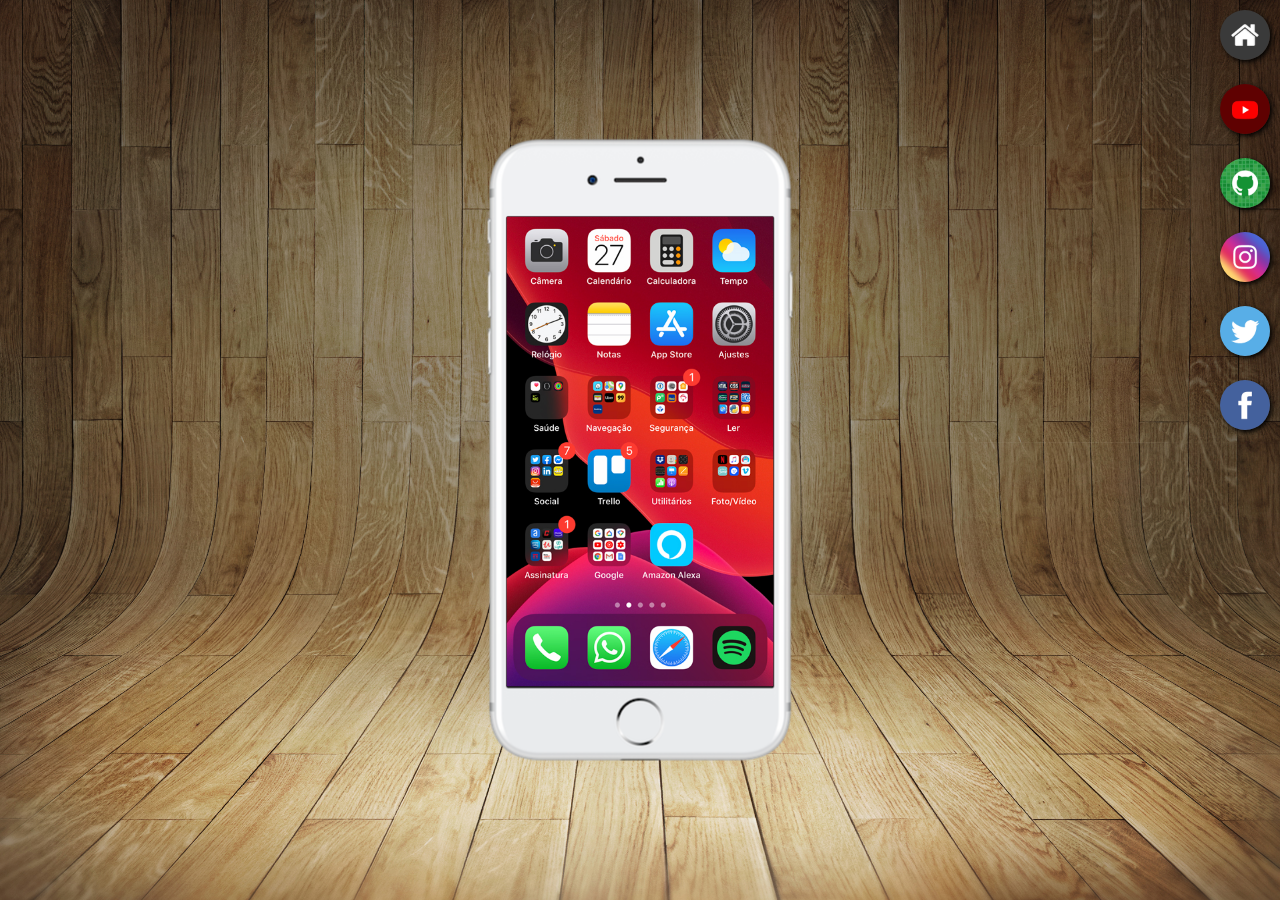
<file: index.html>
<!DOCTYPE html>
<html lang="pt-br">
<head>
    <meta charset="UTF-8">
    <meta http-equiv="X-UA-Compatible" content="IE=edge">
    <meta name="viewport" content="width=device-width, initial-scale=1.0">
    <link rel="shortcut icon" href="favicon.ico" type="image/x-icon">
    <link rel="stylesheet" href="estilos/style.css">
    <title>Projeto Redes Sociais</title>
</head>
<body>
    <main>
        <section id="telefone">
            <iframe src="home.html" name="tela" id="tela" frameborder="0">
                Seu navegador não é compatível com isso.
            </iframe>

        </section>
        <section id="redes-sociais">
            <a href="home.html" target="tela"><img src="imagens/logo-home.jpg" alt="Home"></a><br>
            <a href="youtube.html" target="tela"><img src="imagens/logo-youtube.jpg" alt="Youtube"></a><br>
            <a href="github.html" target="tela"><img src="imagens/logo-github.jpg" alt="GitHub"></a><br>
            <a href="instagram.html" target="tela"><img src="imagens/logo-instagram.jpg" alt="Instagram"></a><br>
            <a href="twitter.html" target="tela"><img src="imagens/logo-twitter.jpg" alt="Twitter"></a><br>
            <a href="facebook.html" target="tela"><img src="imagens/logo-facebook.jpg" alt="Facebook"></a>
        </section>
    </main>
</body>
</html>
</file>
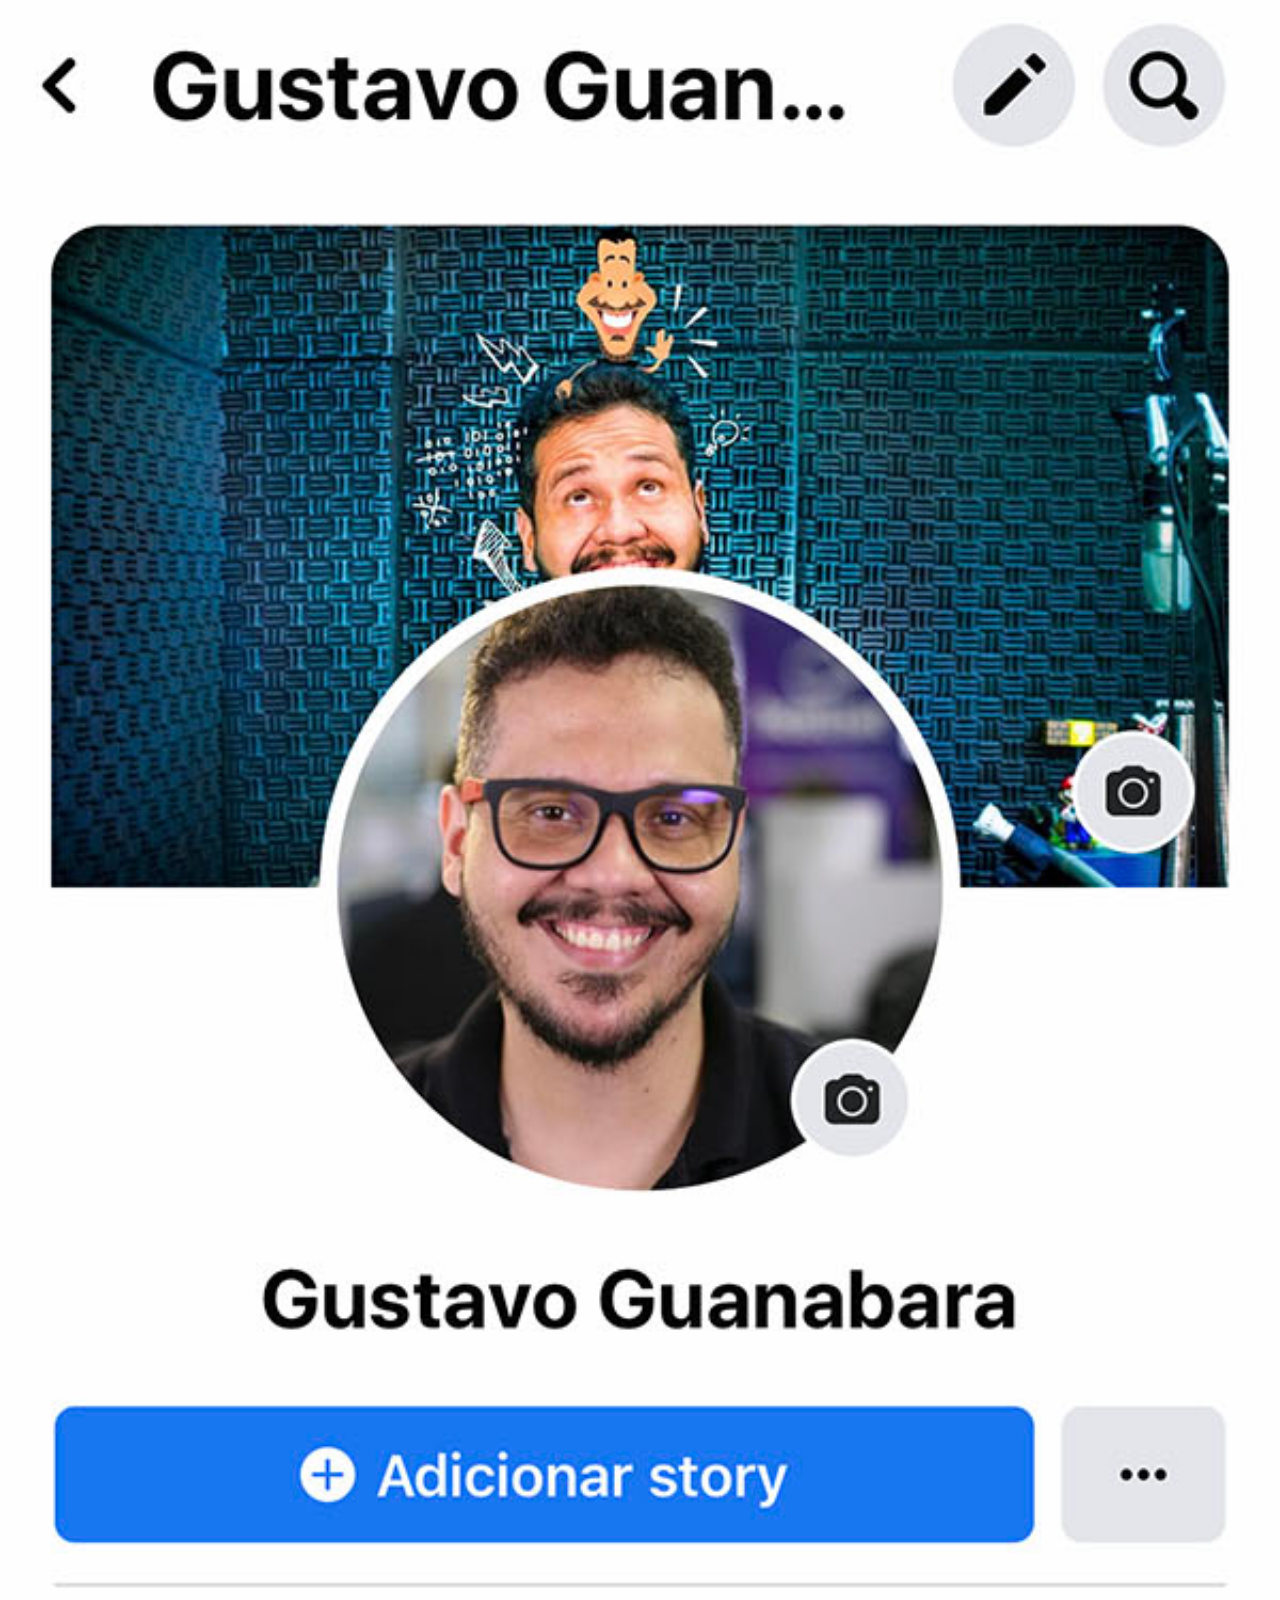
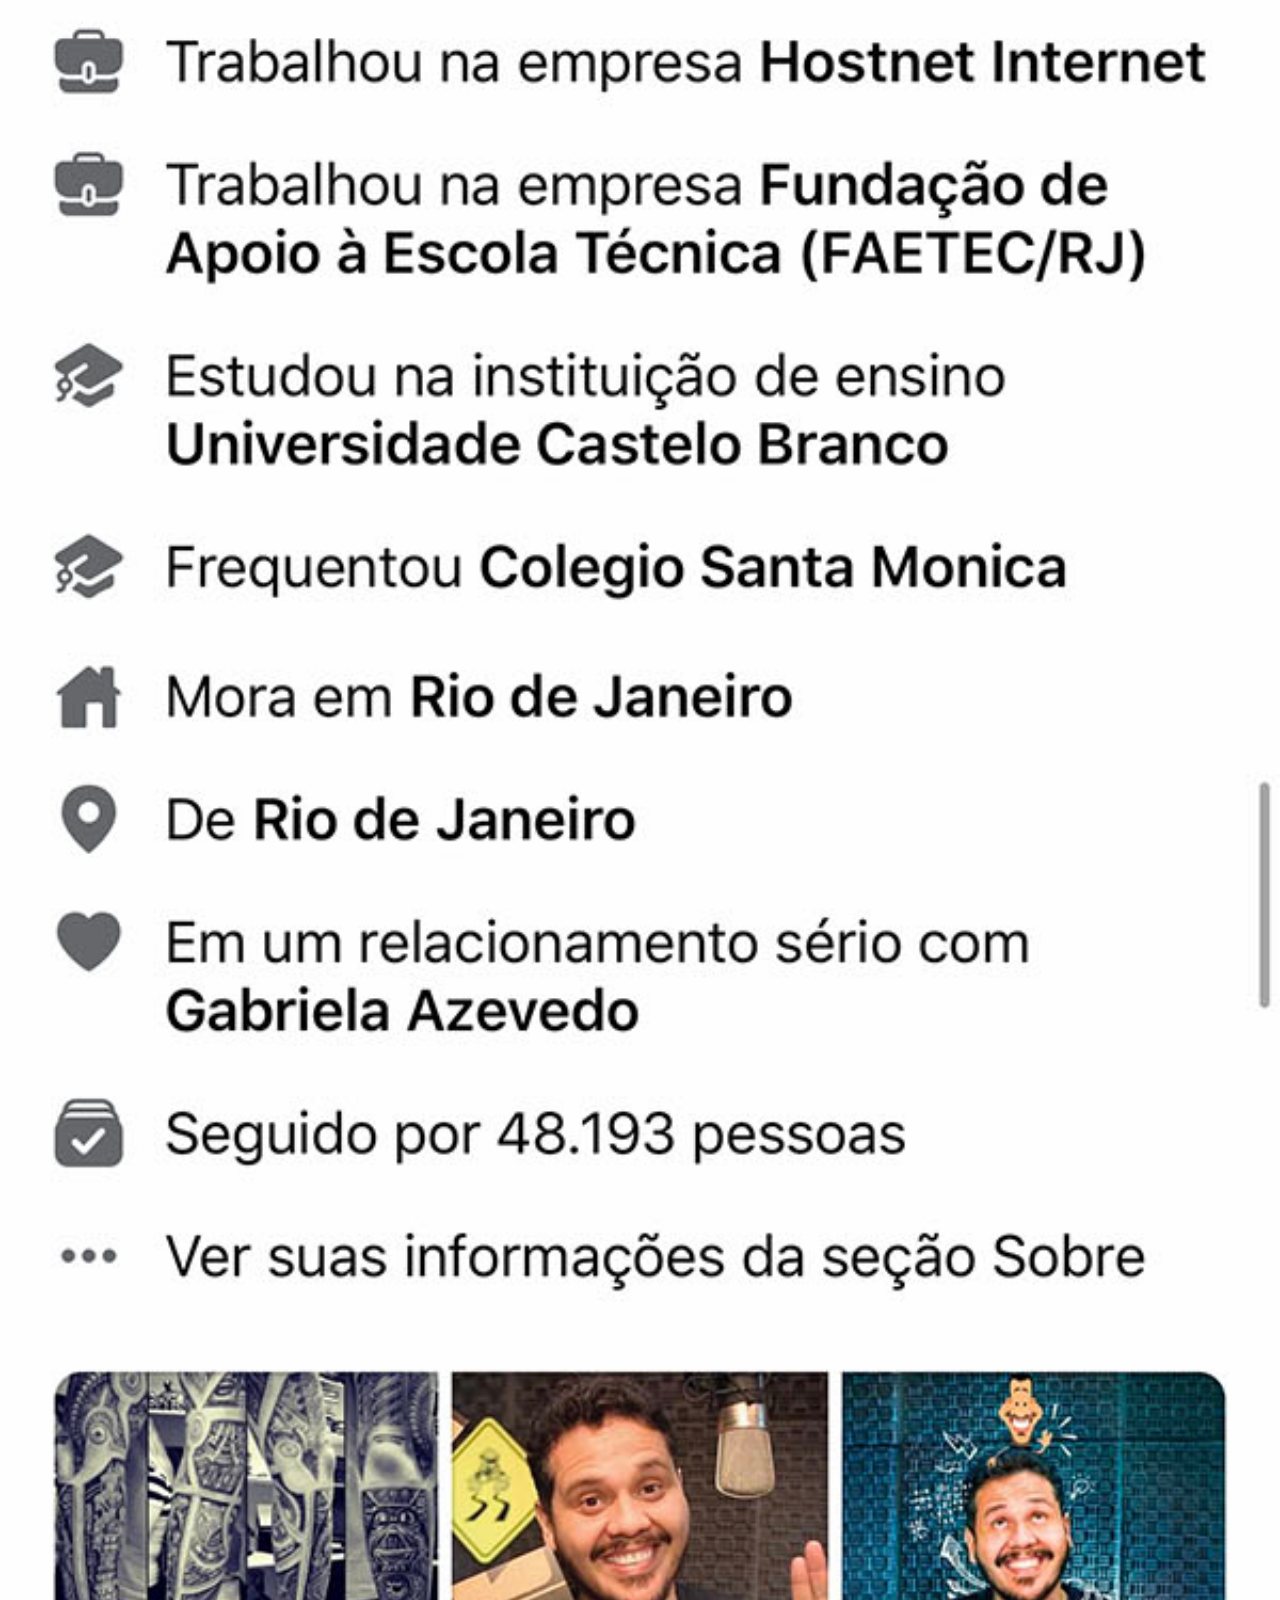
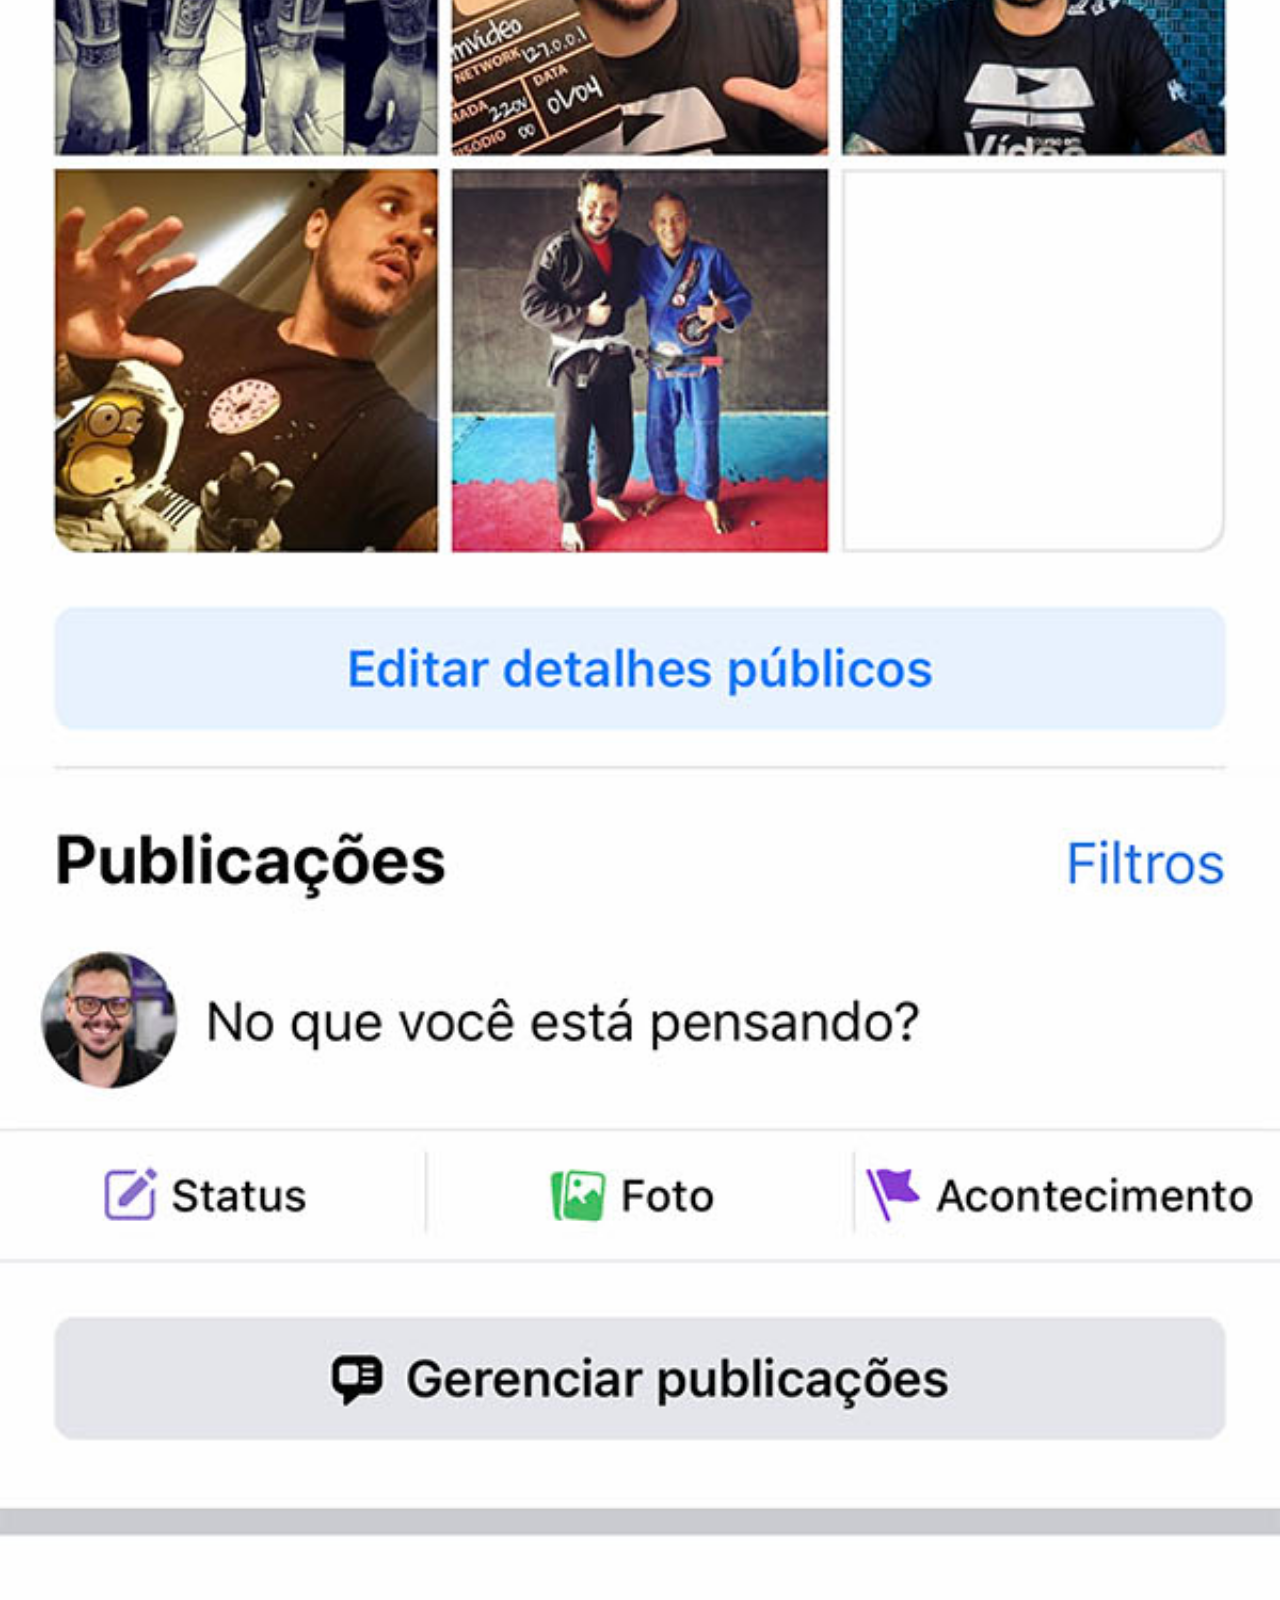
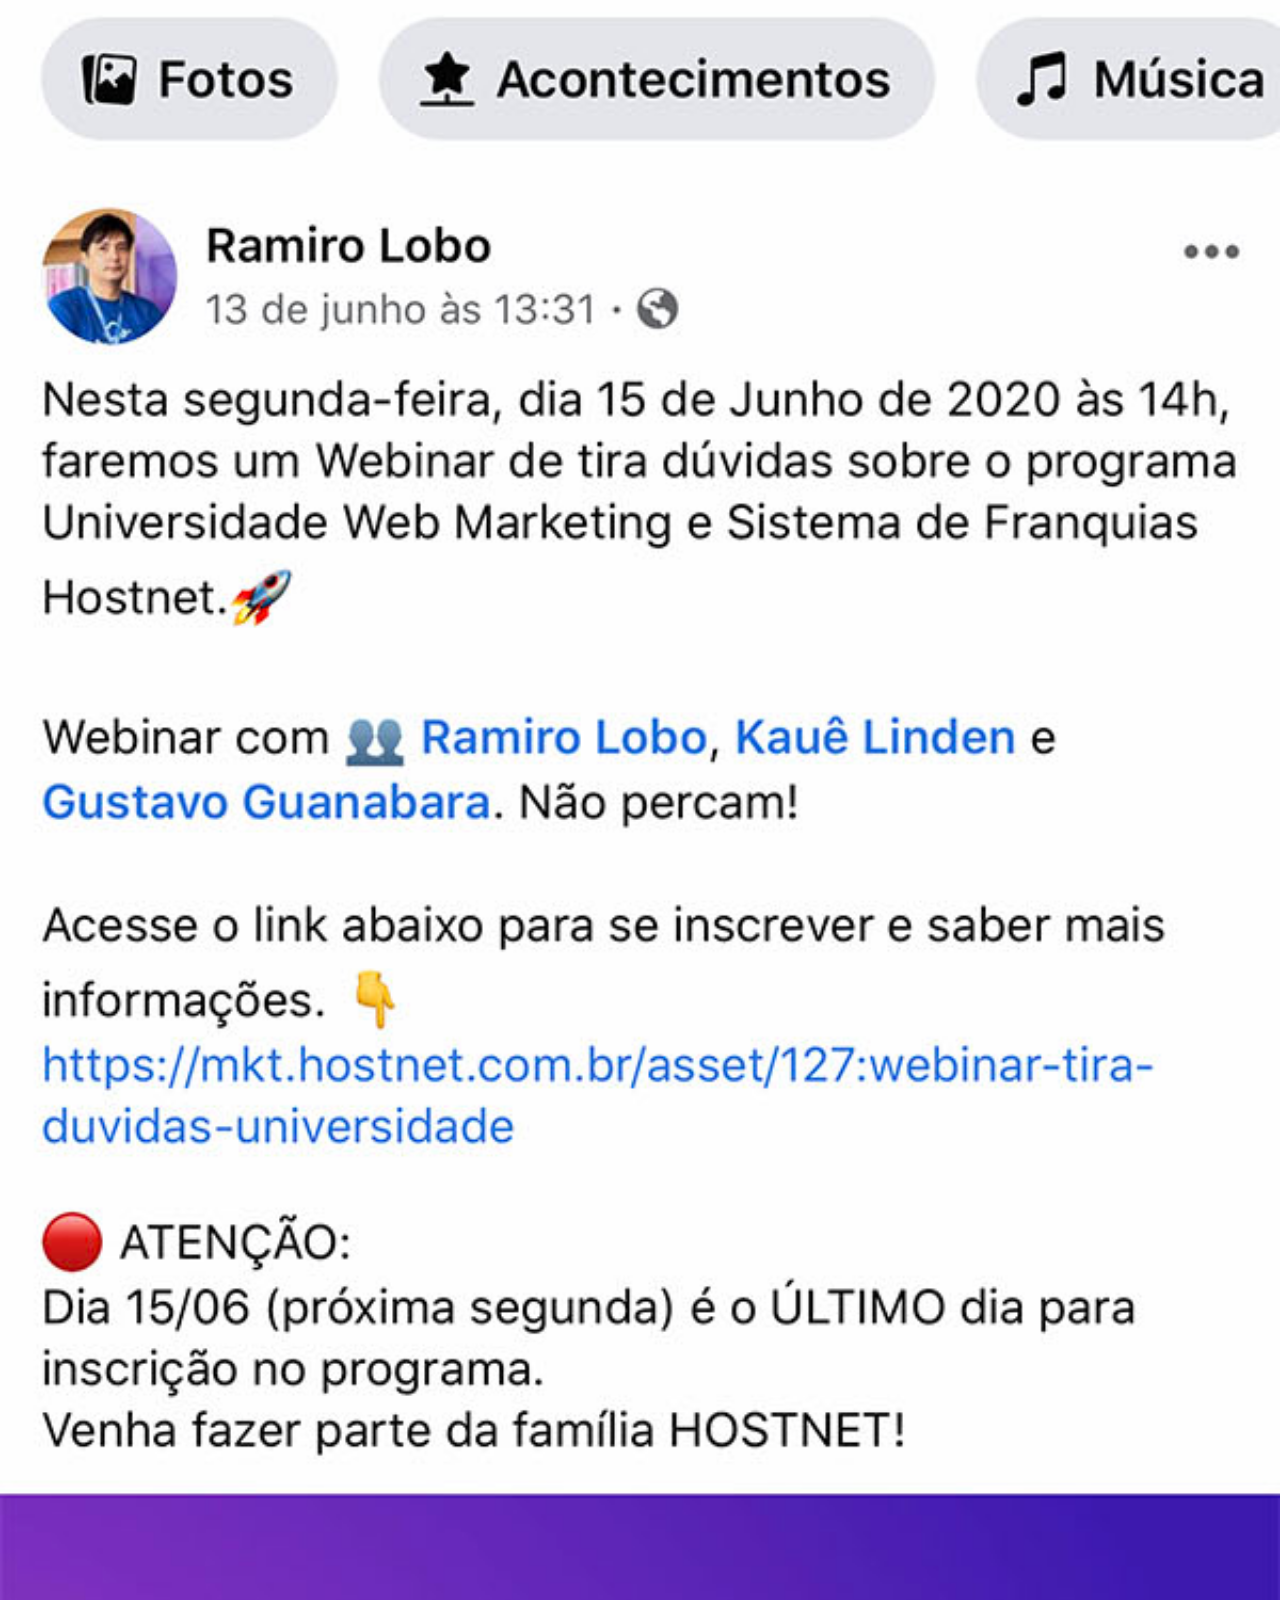
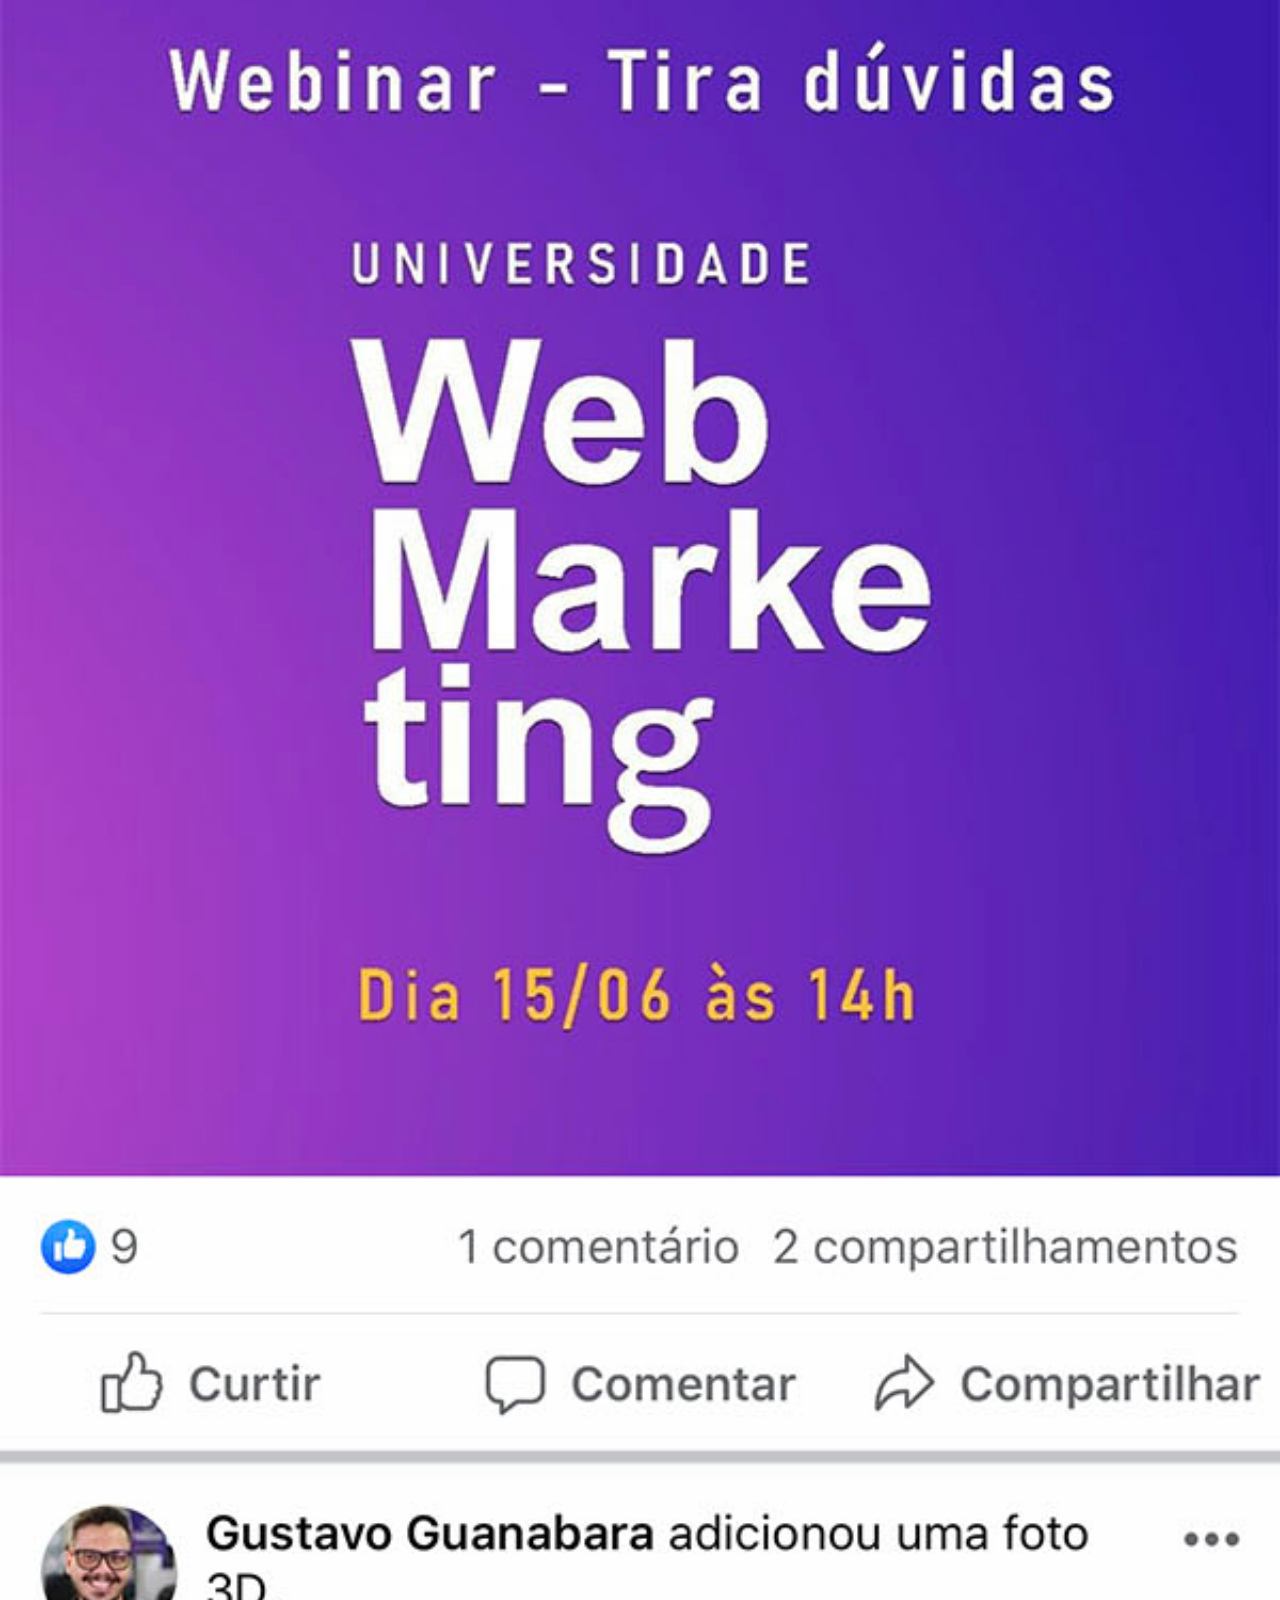
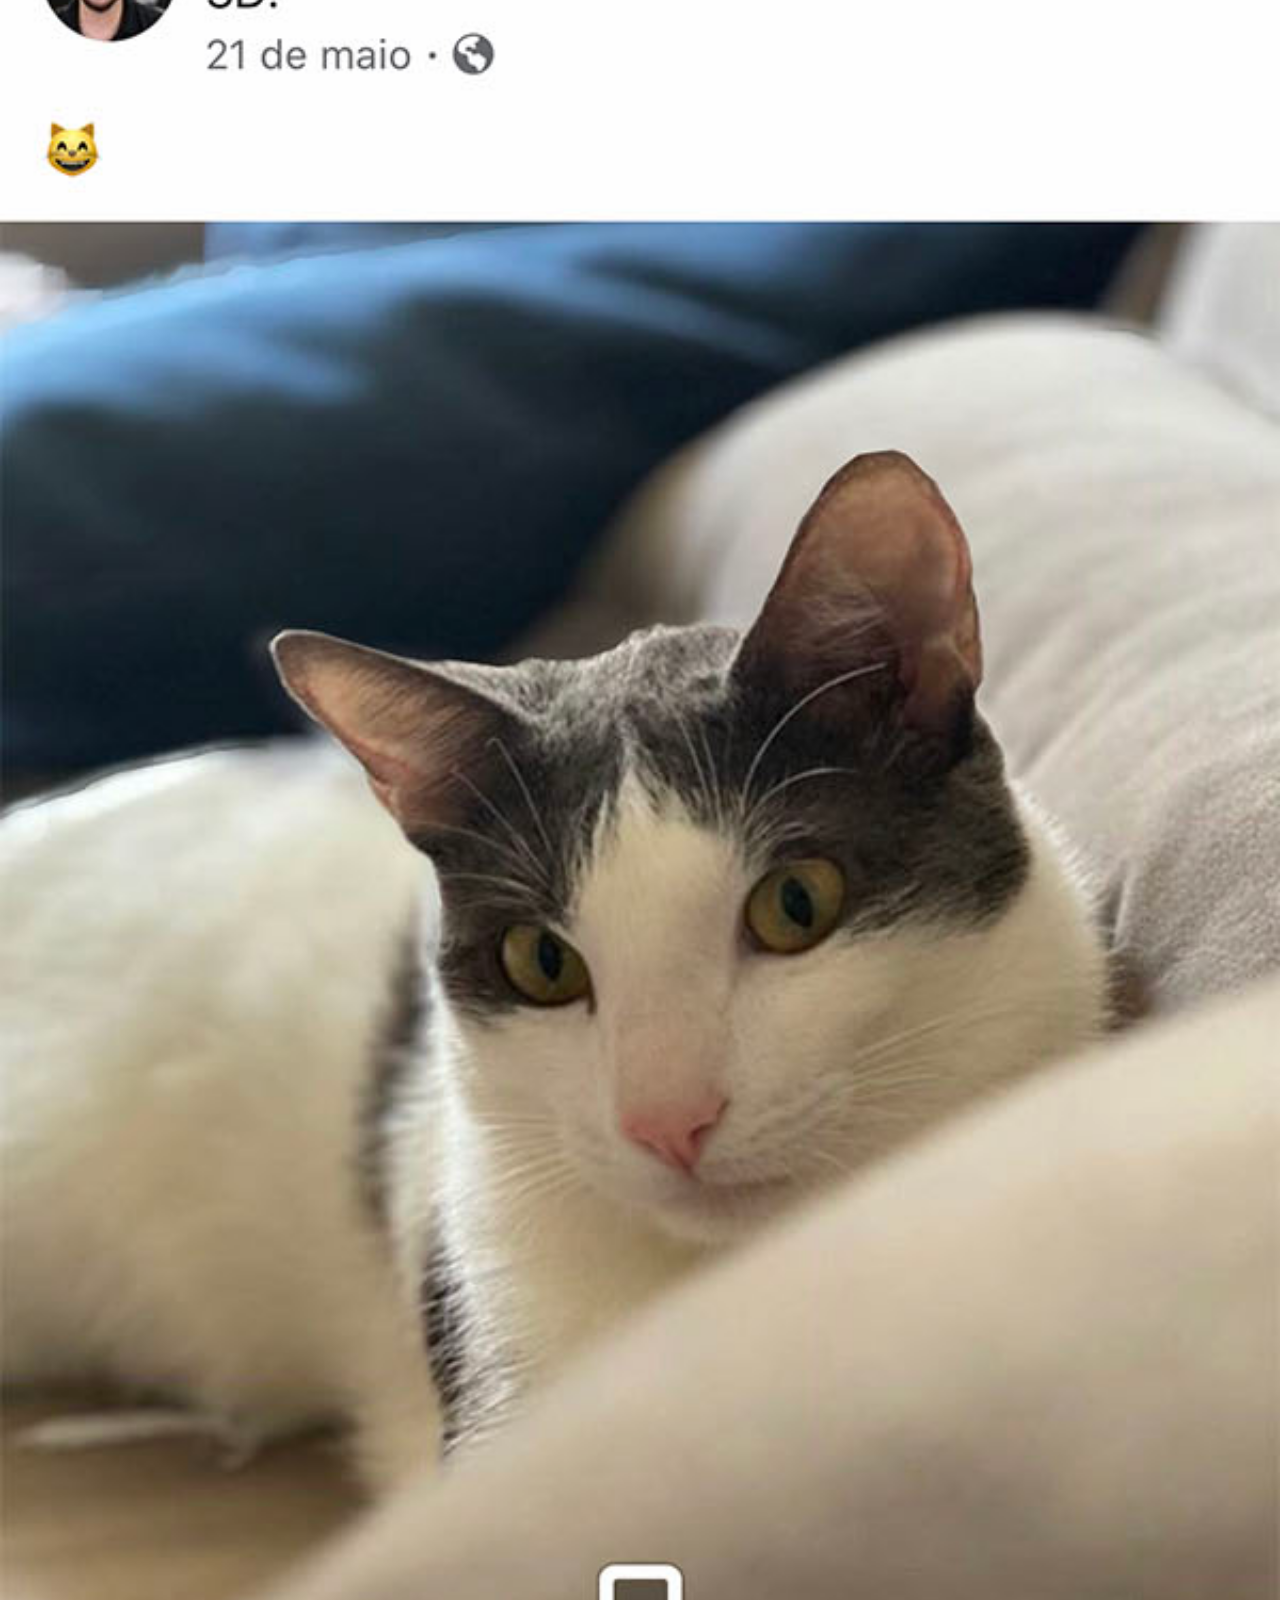
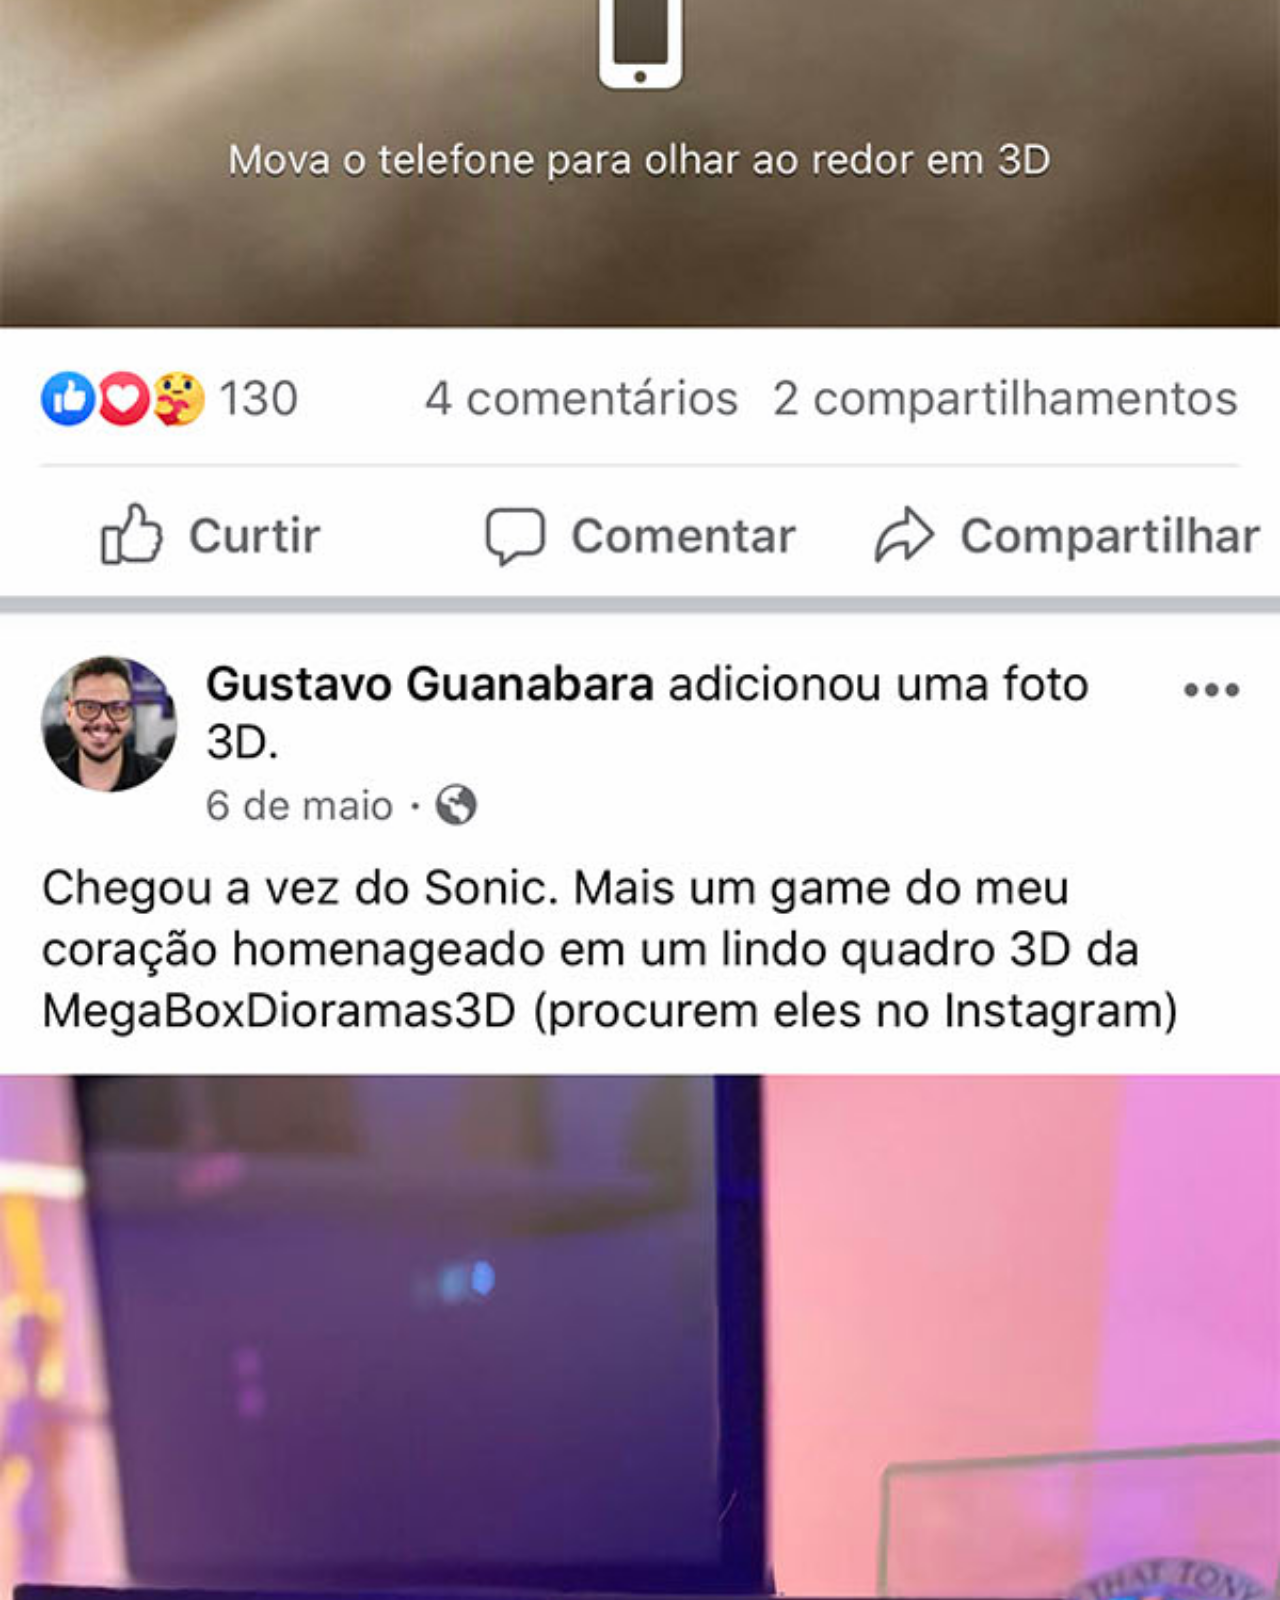
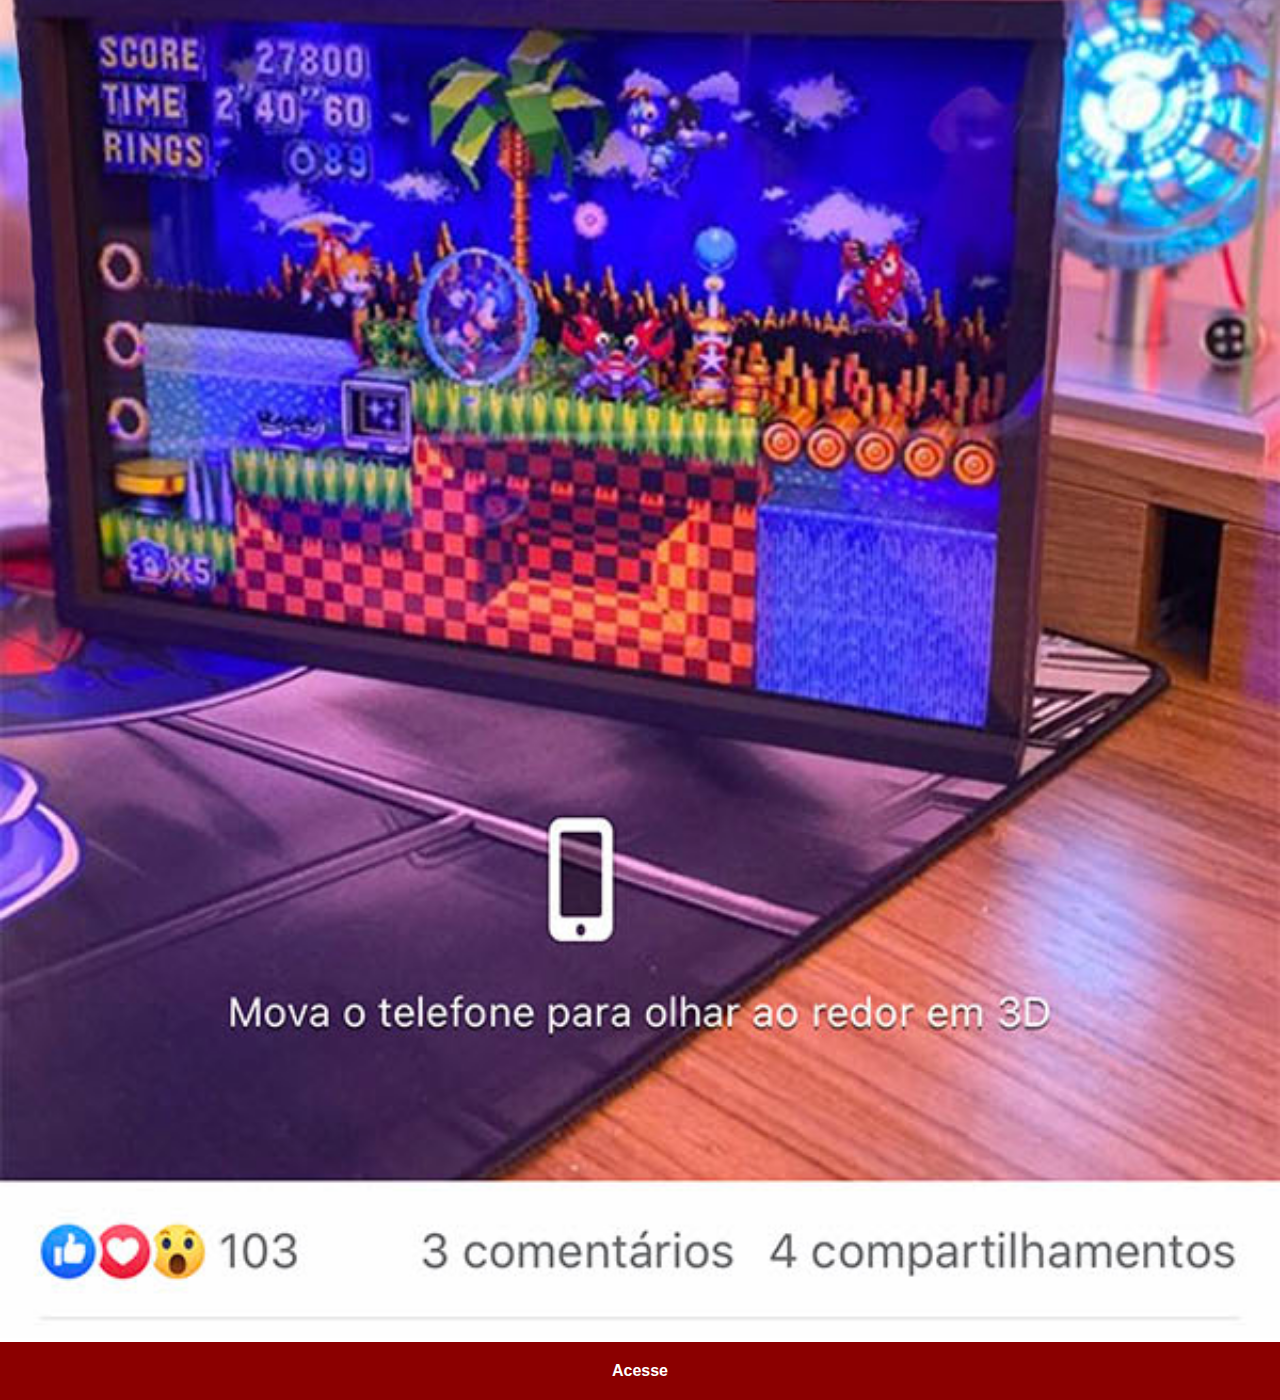
<file: facebook.html>
<!DOCTYPE html>
<html lang="pt-br">
<head>
    <meta charset="UTF-8">
    <meta http-equiv="X-UA-Compatible" content="IE=edge">
    <meta name="viewport" content="width=device-width, initial-scale=1.0">
    <link rel="stylesheet" href="estilos/social.css">
    <title>Facebook</title>
</head>
<body>
    <img src="imagens/tela-facebook.jpg" alt="Facebook">
    <a href="https://www.facebook.com/gustavoguanabara" target="_blank">Acesse</a>
</body>
</html>
</file>
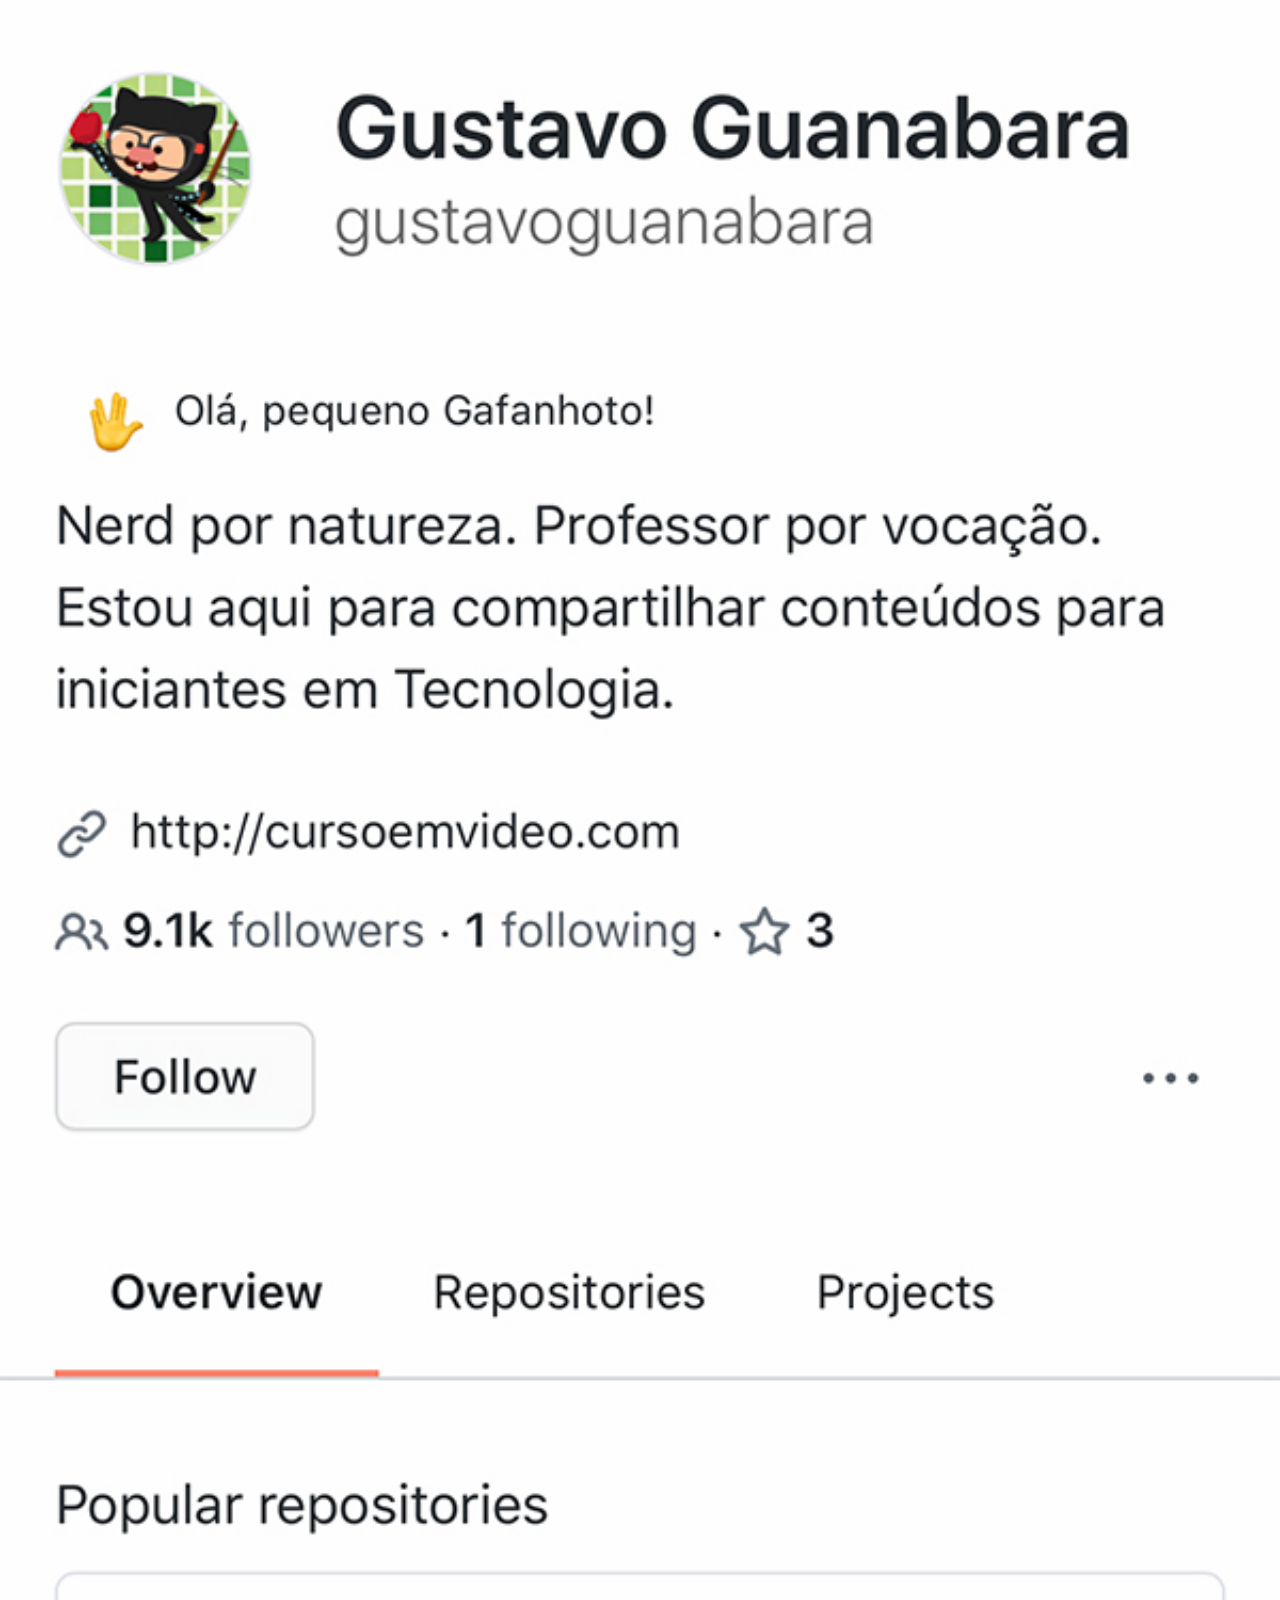
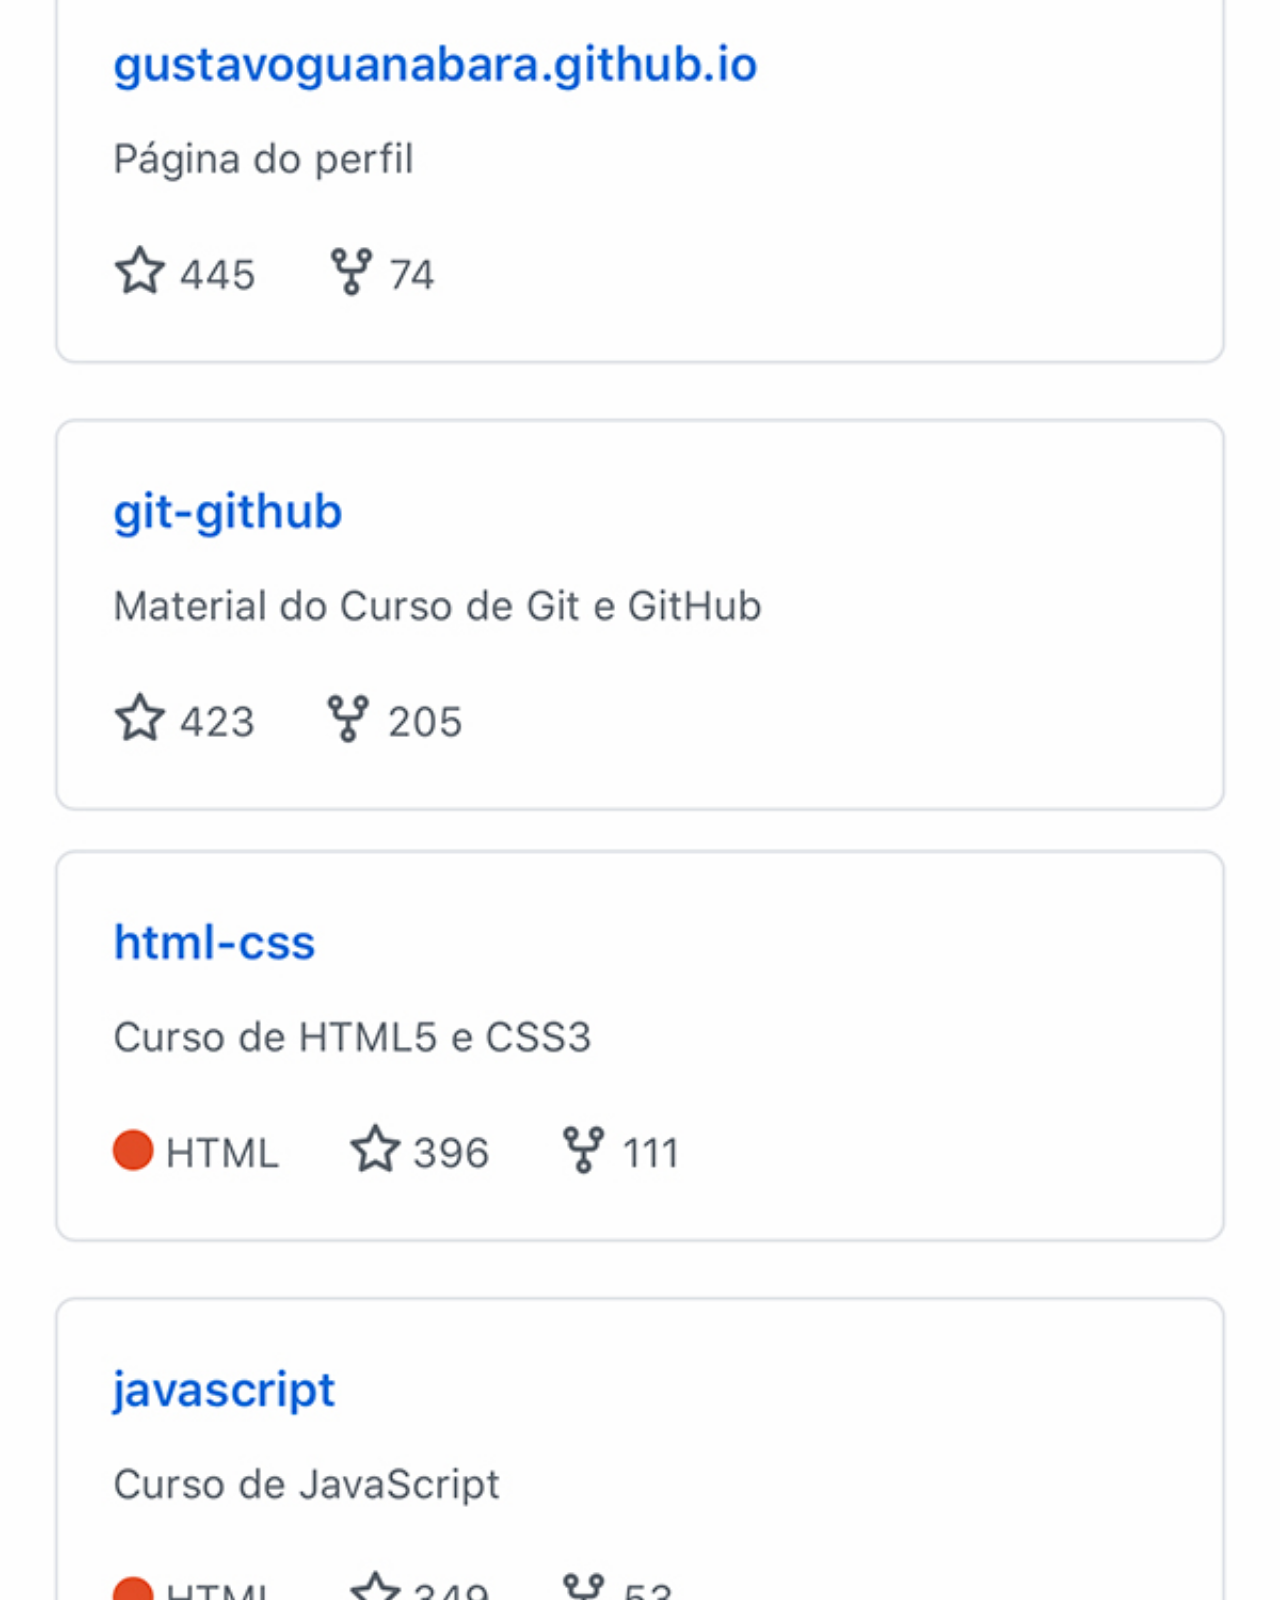
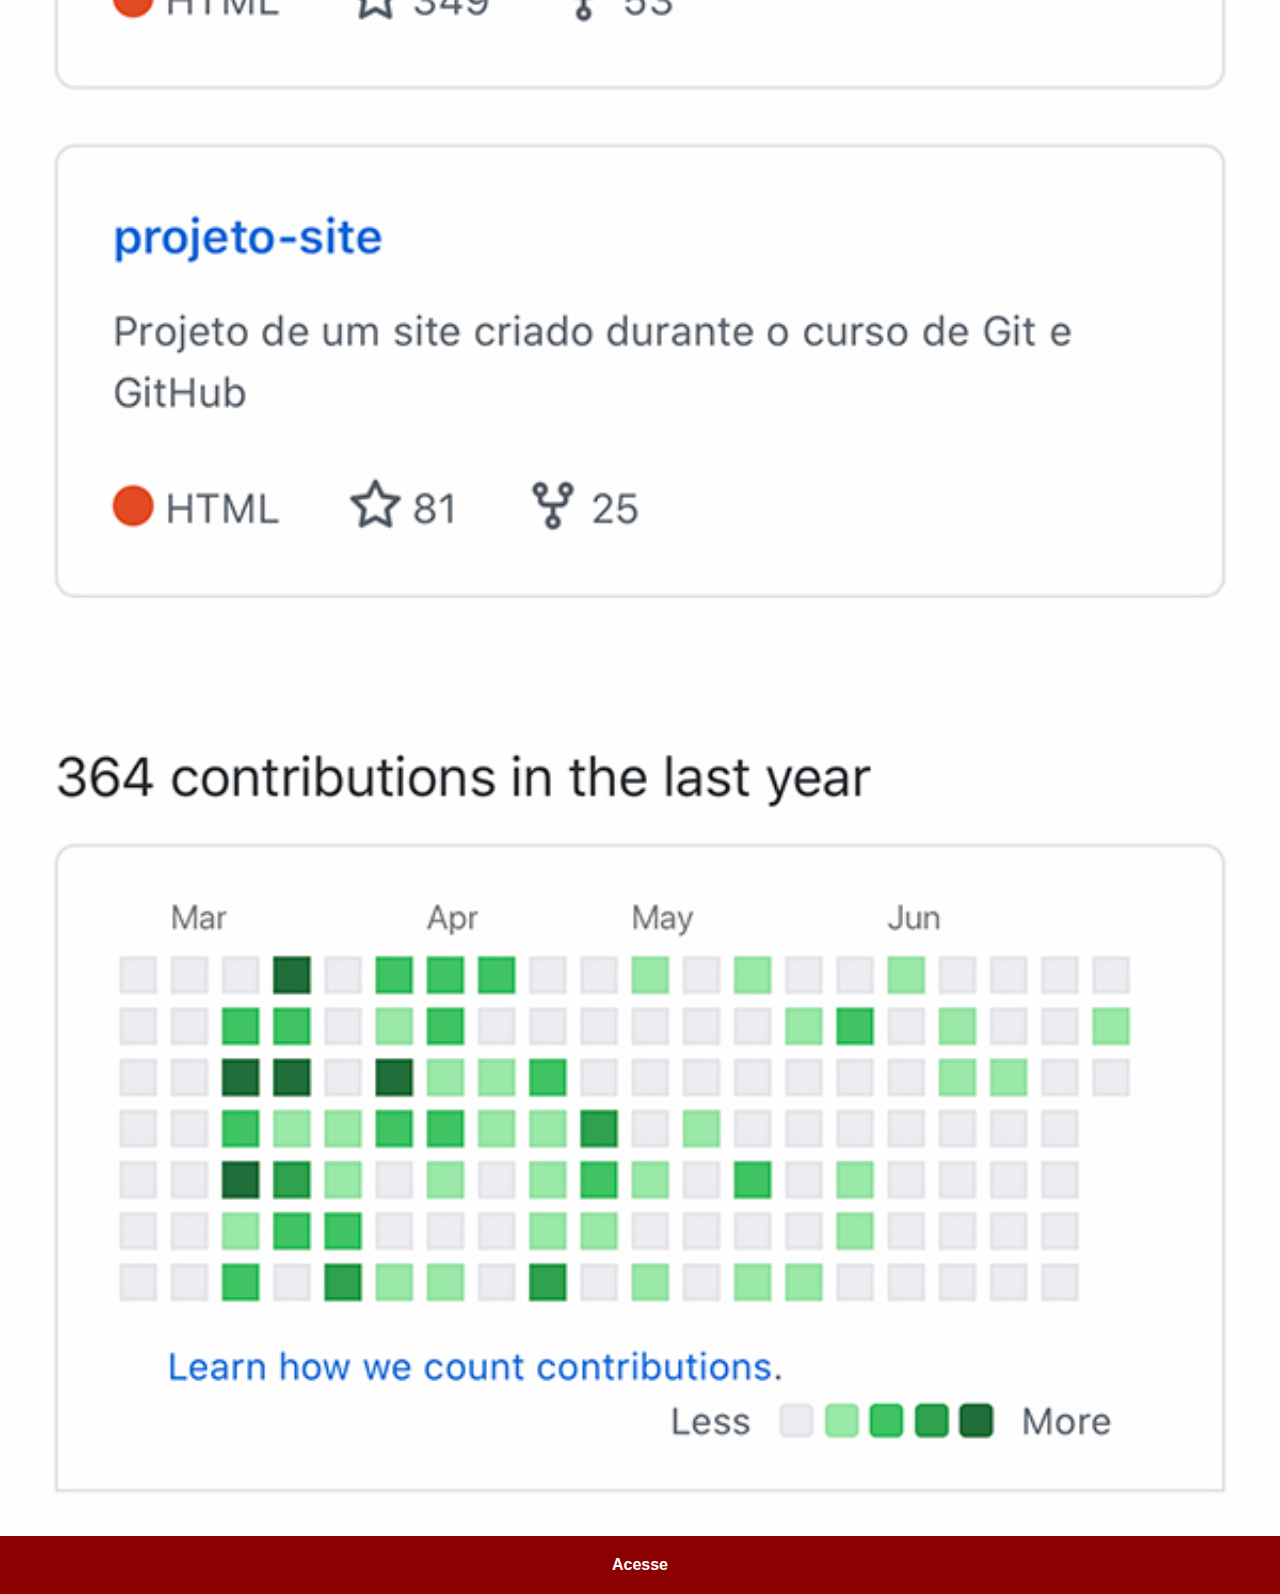
<file: github.html>
<!DOCTYPE html>
<html lang="pt-br">
<head>
    <meta charset="UTF-8">
    <meta http-equiv="X-UA-Compatible" content="IE=edge">
    <meta name="viewport" content="width=device-width, initial-scale=1.0">
    <title>GitHub</title>
    <link rel="stylesheet" href="estilos/social.css">
</head>
<body>
    <img src="imagens/tela-github.jpg" alt="GitHub">
    <a href="https://github.com/gustavoguanabara" target="_blank">Acesse</a>
</body>
</html>
</file>
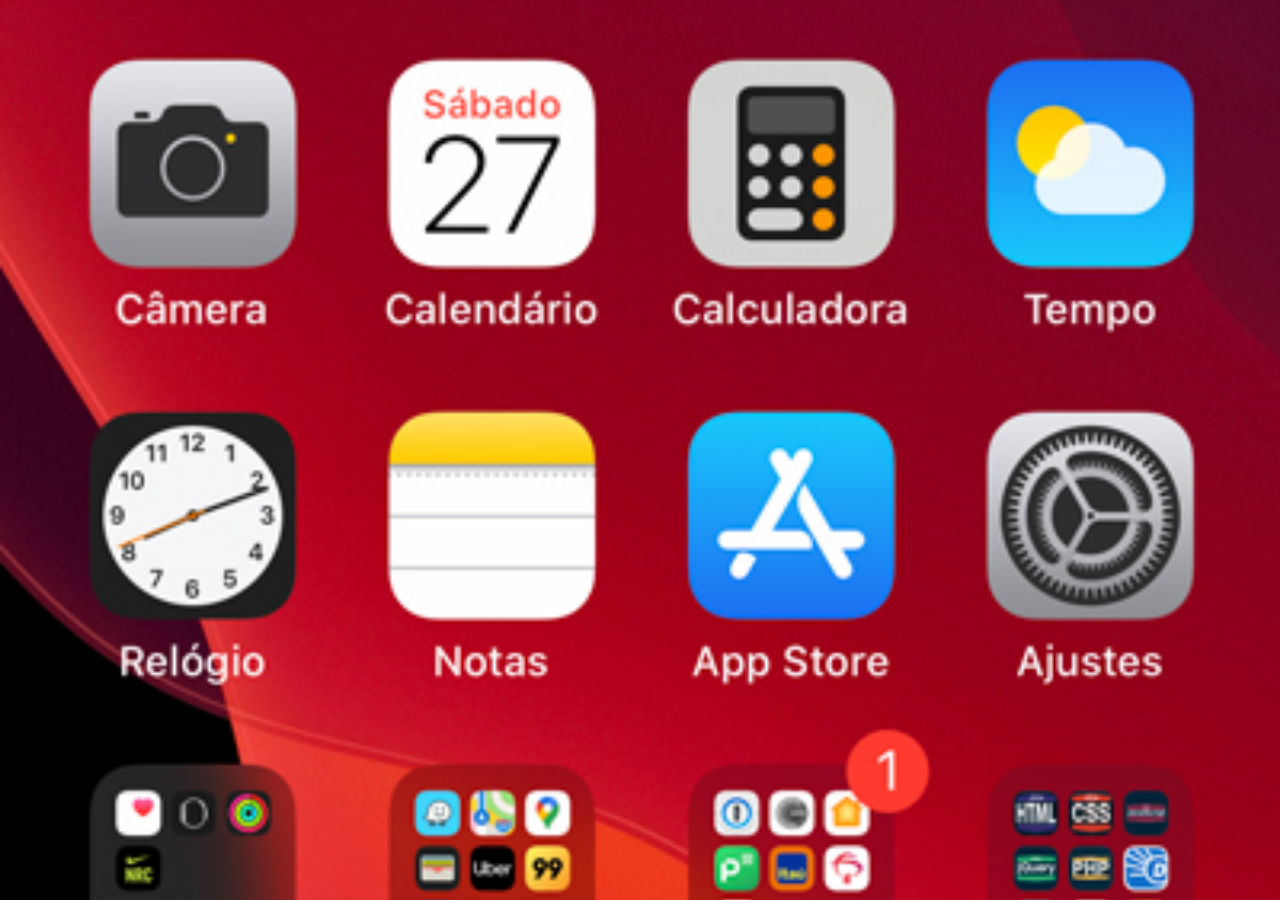
<file: home.html>
<!DOCTYPE html>
<html lang="pt-br>
<head>
    <meta charset="UTF-8">
    <meta http-equiv="X-UA-Compatible" content="IE=edge">
    <meta name="viewport" content="width=device-width, initial-scale=1.0">
    <title>Home</title>
</head>
<style>
    * {
        margin: 0px;
        padding: 0px;
    }

    body {
        width: 100vw;
        height: 100vh;
        background: black url('imagens/tela-home.jpg') no-repeat top center;
        background-size: cover;
    }
</style>
<body>
    
</body>
</html>
</file>
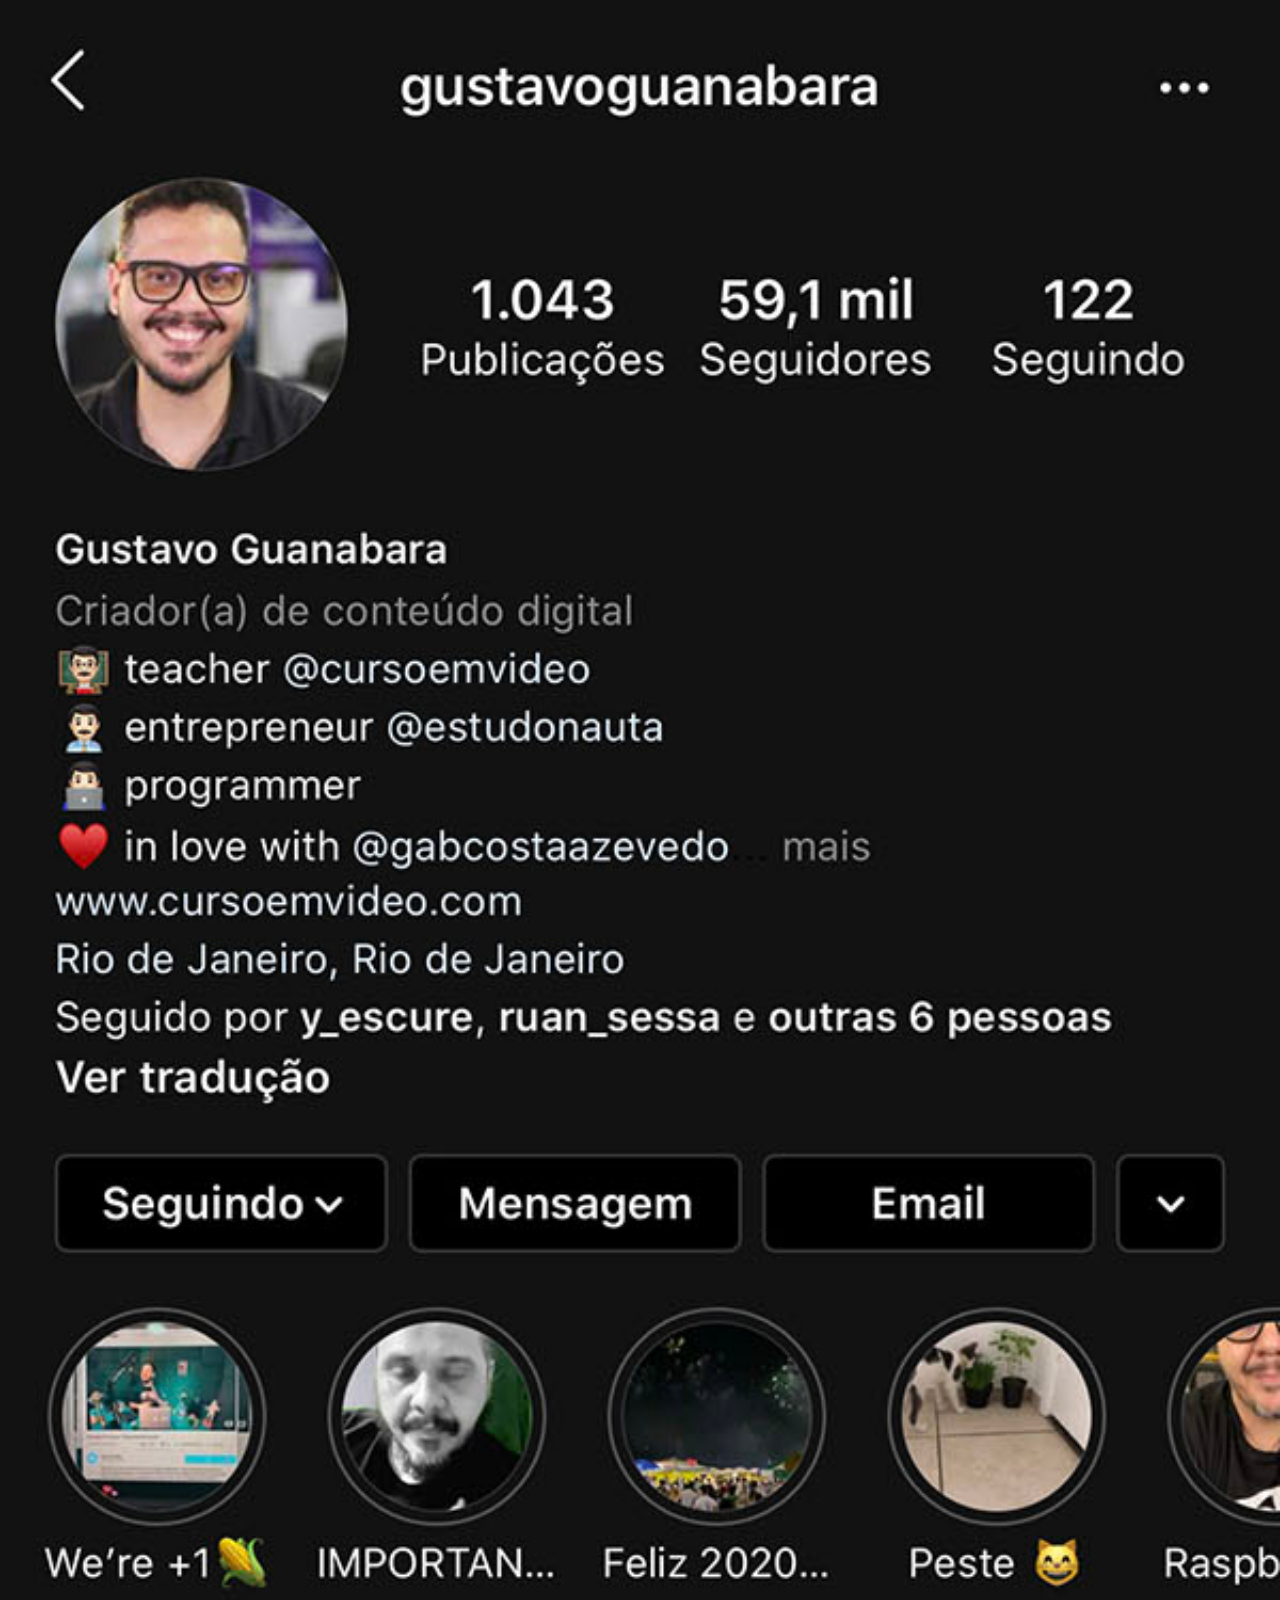
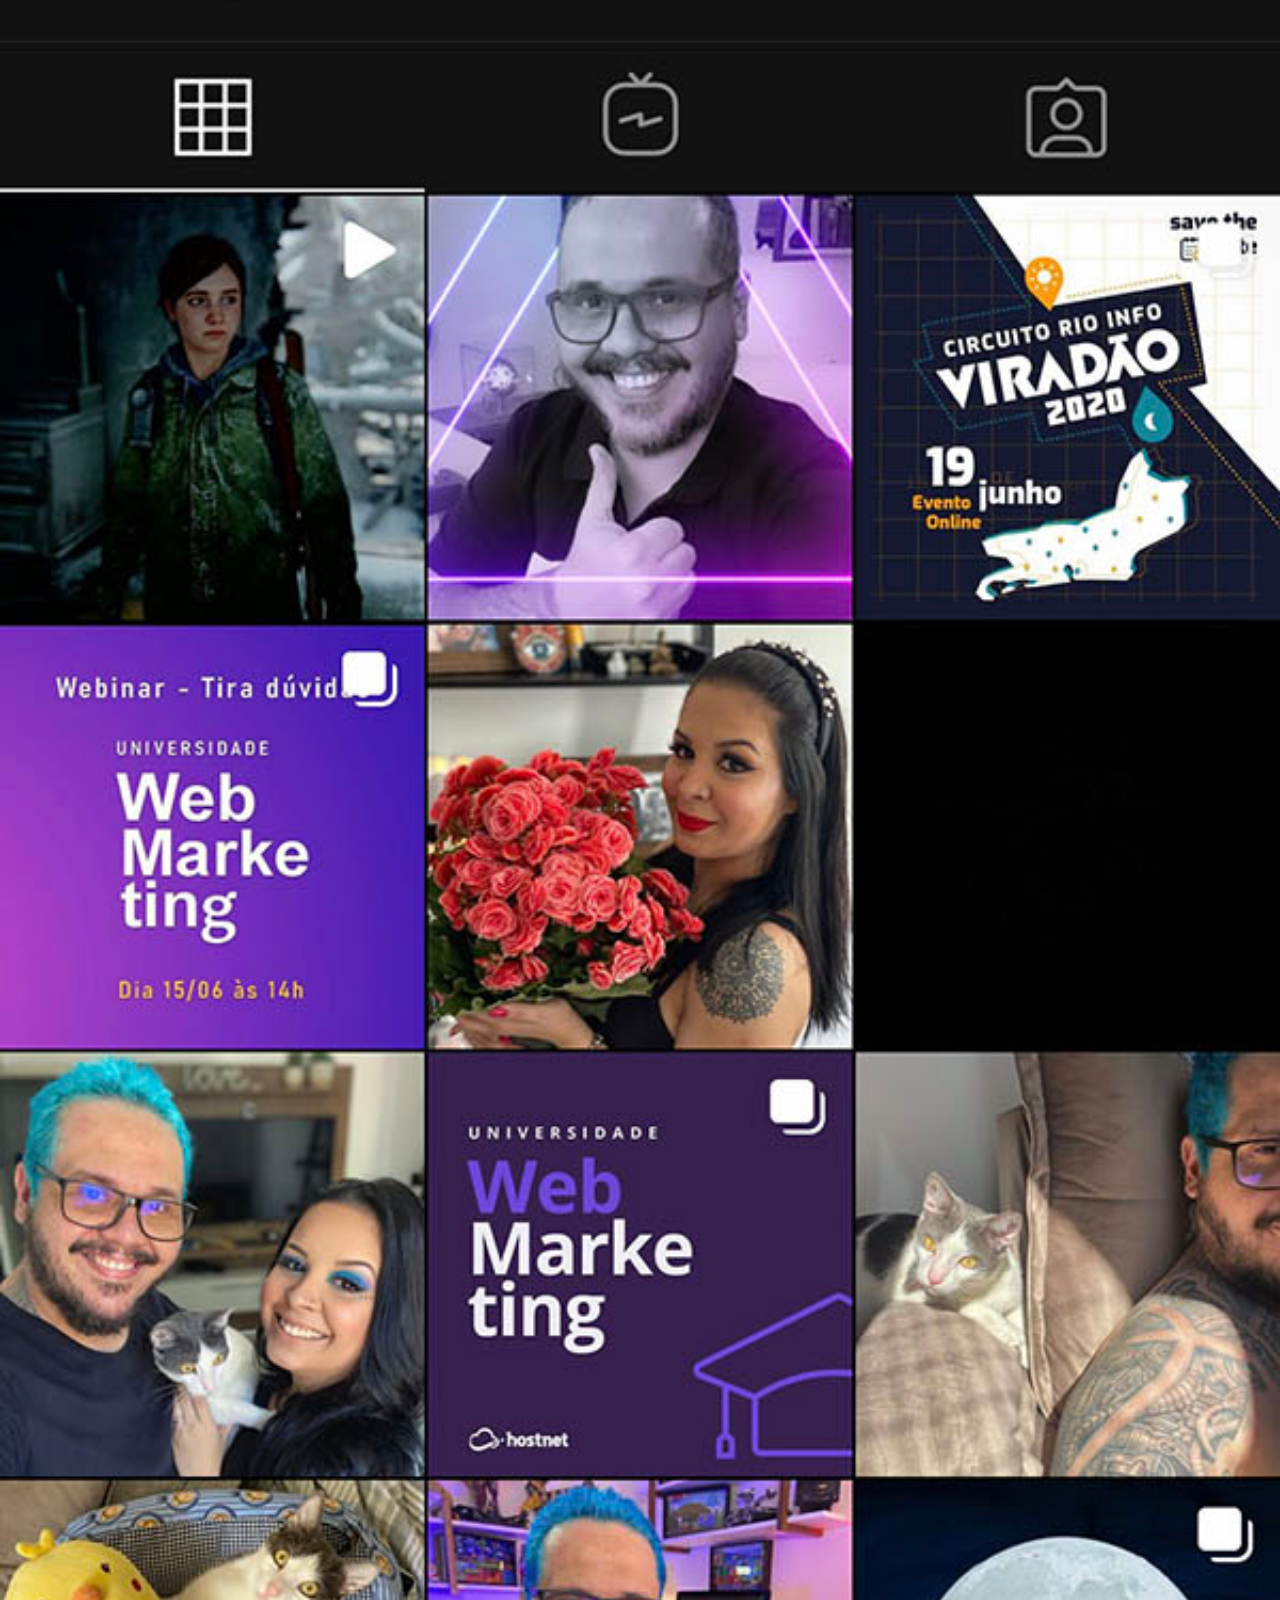
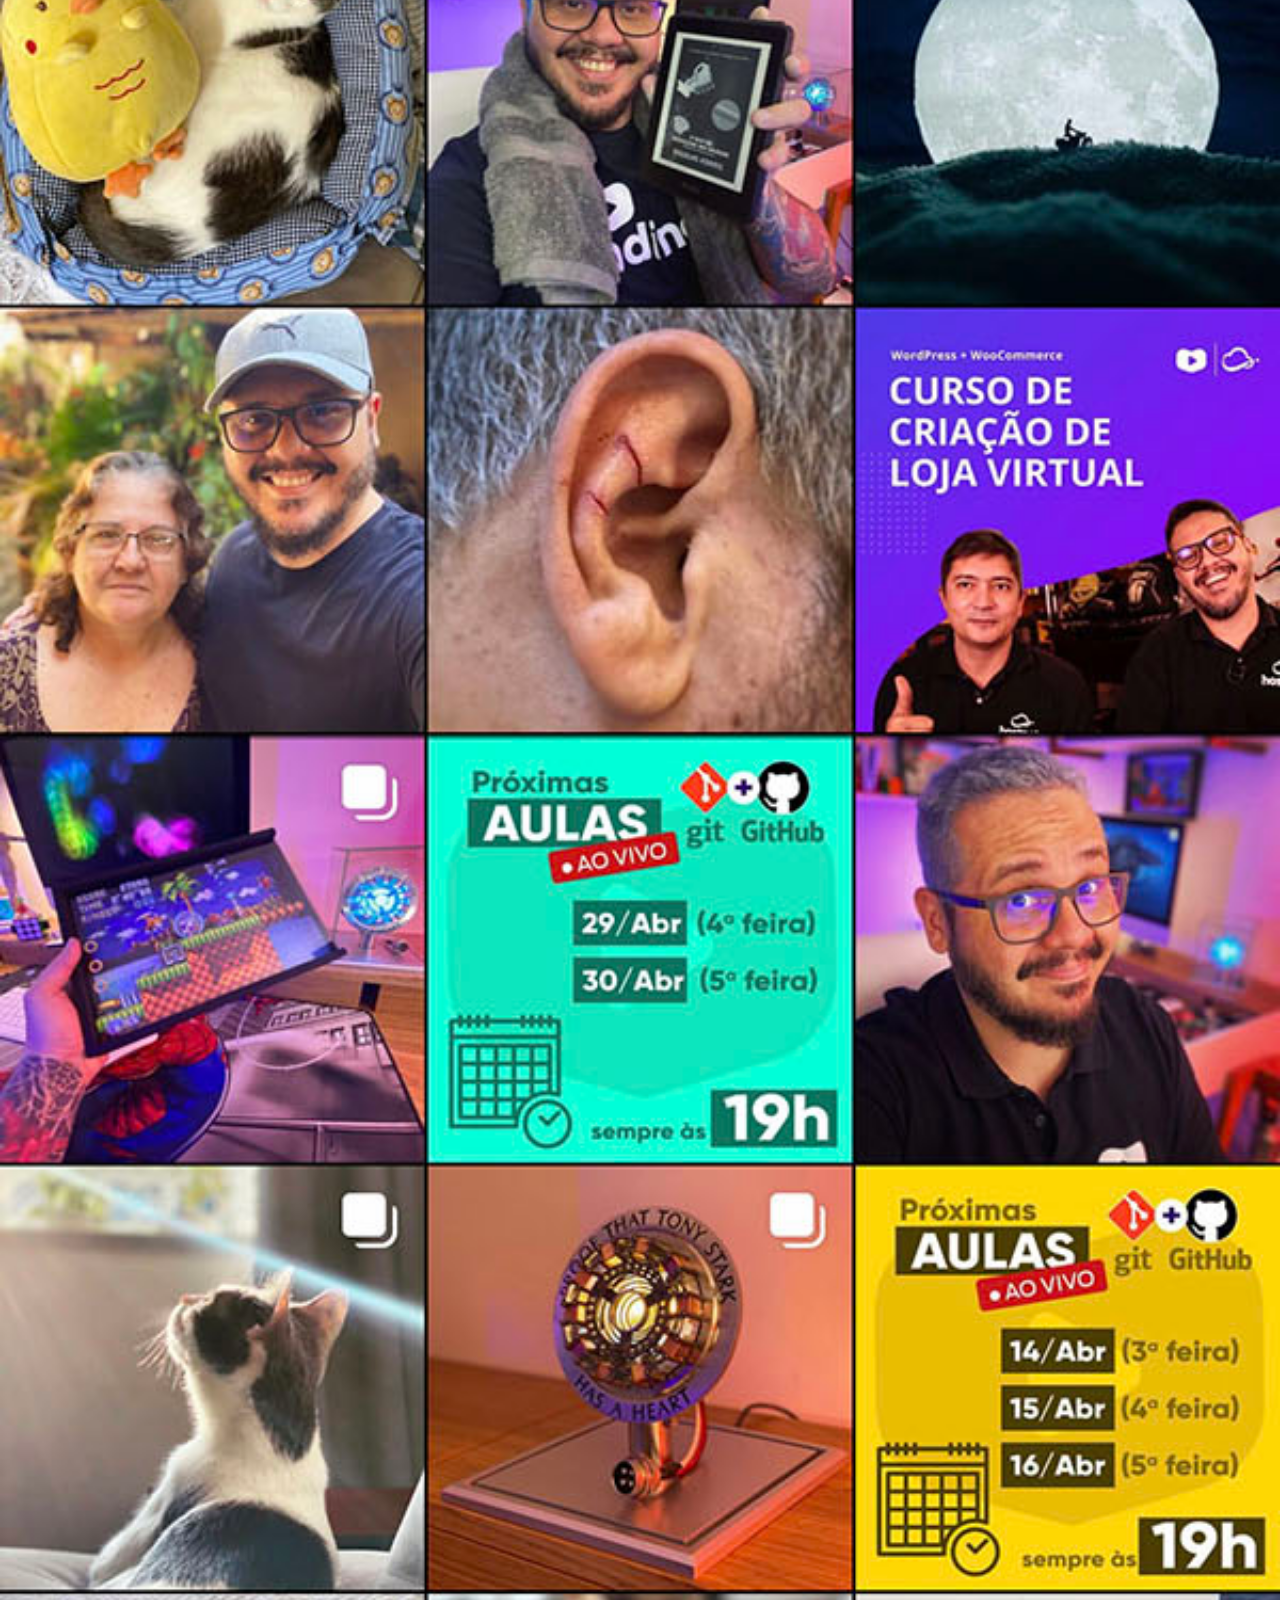
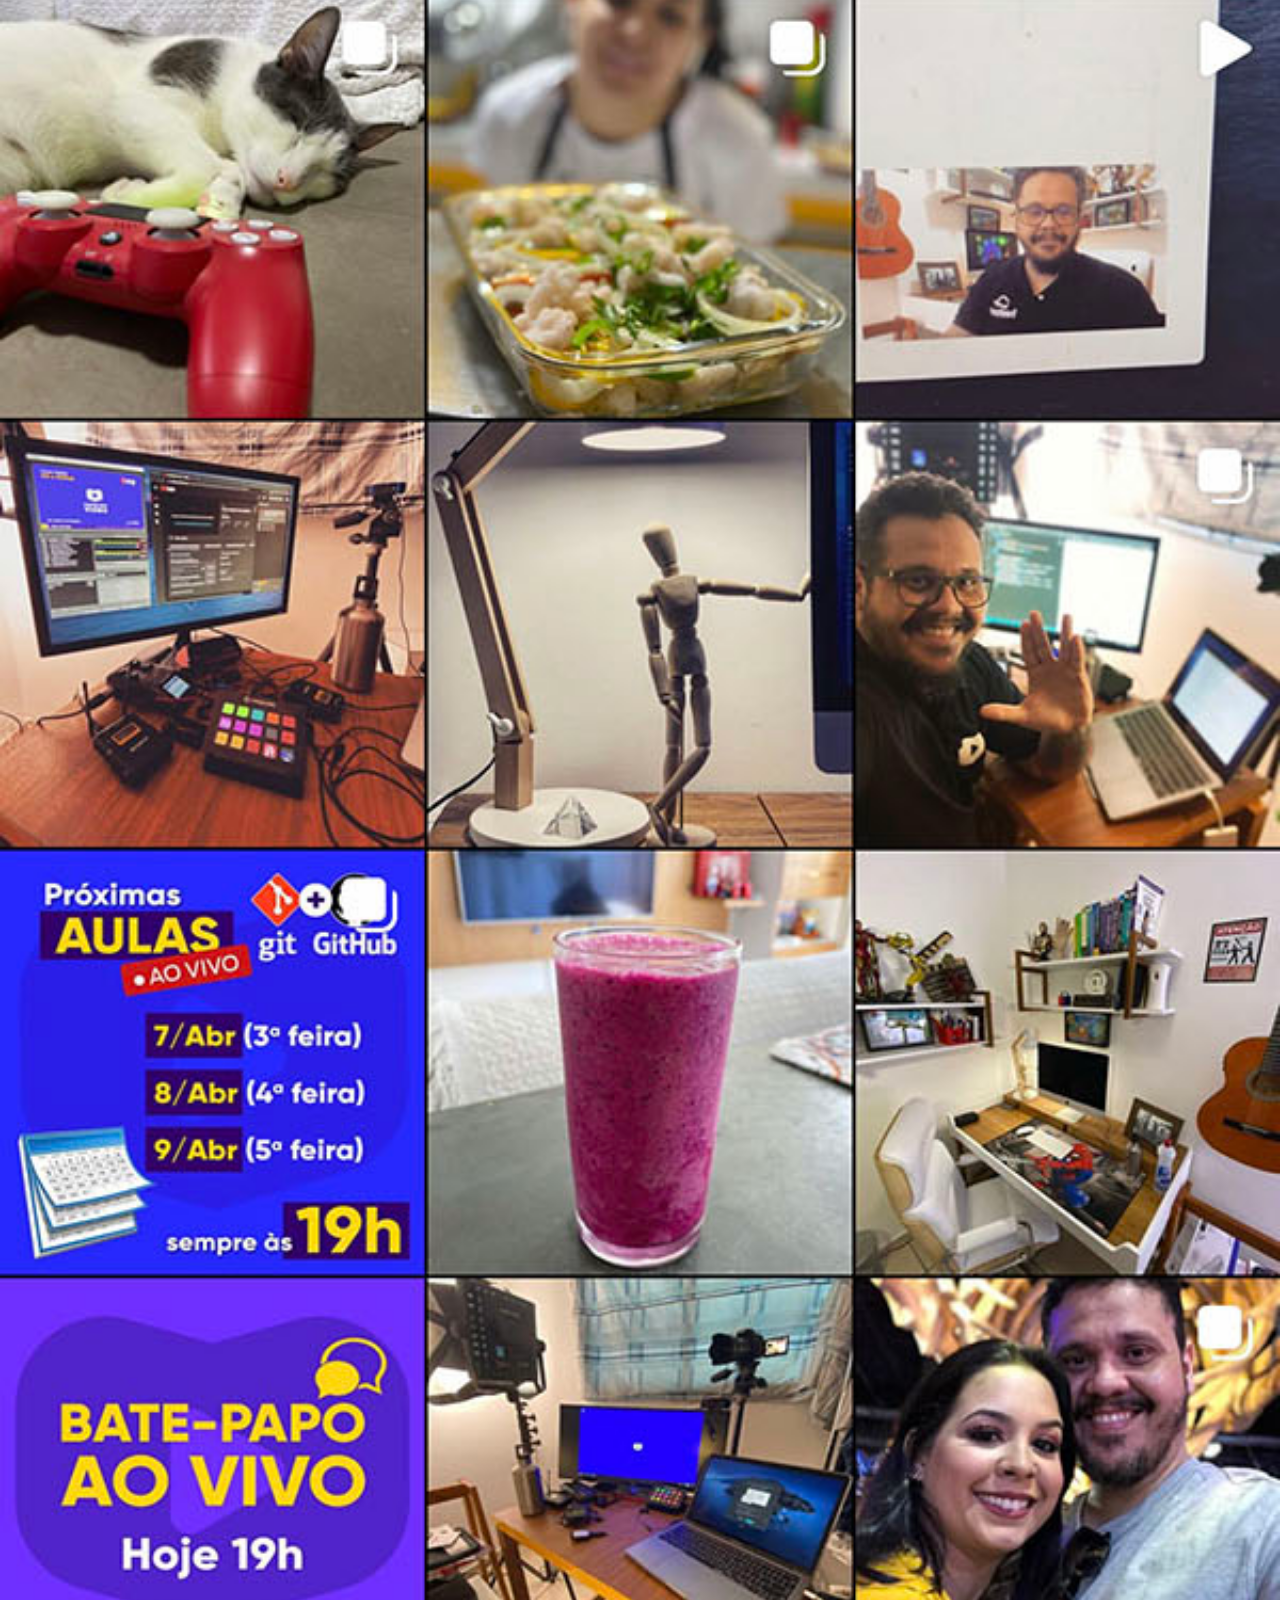
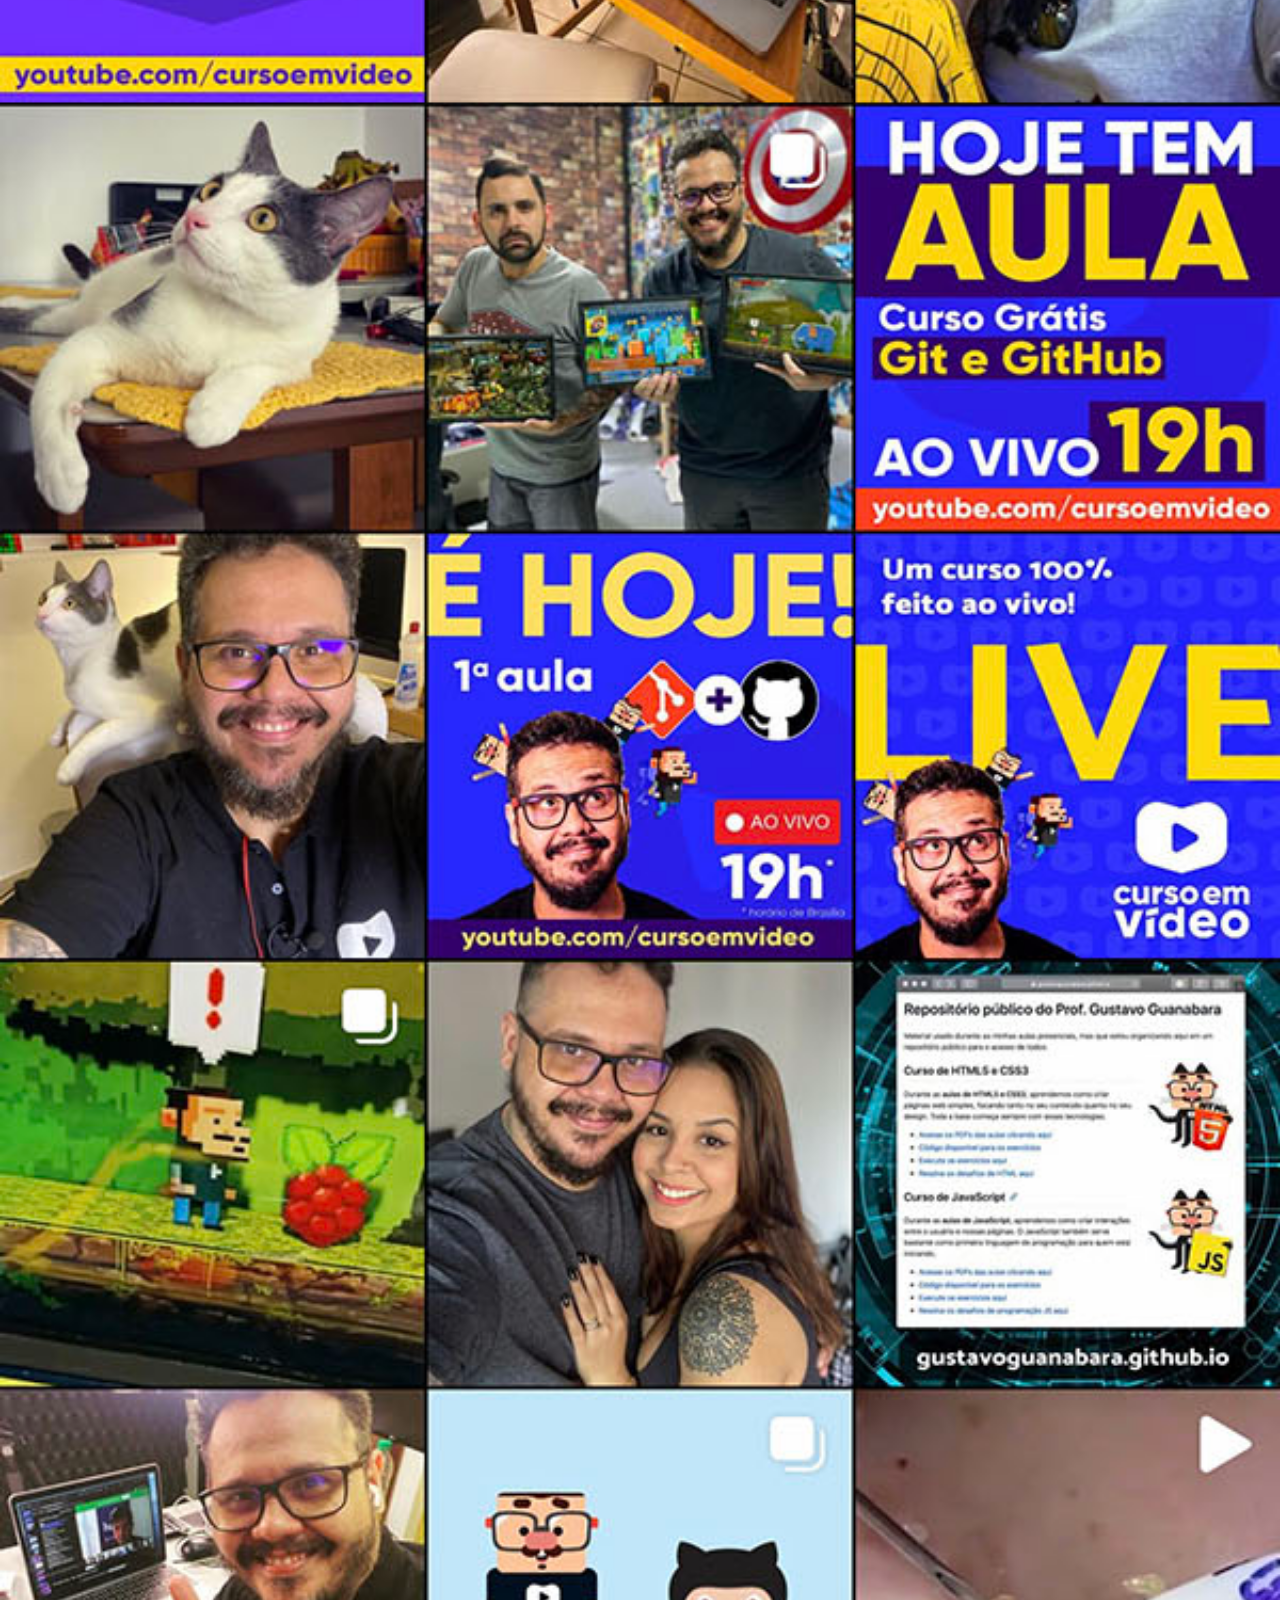
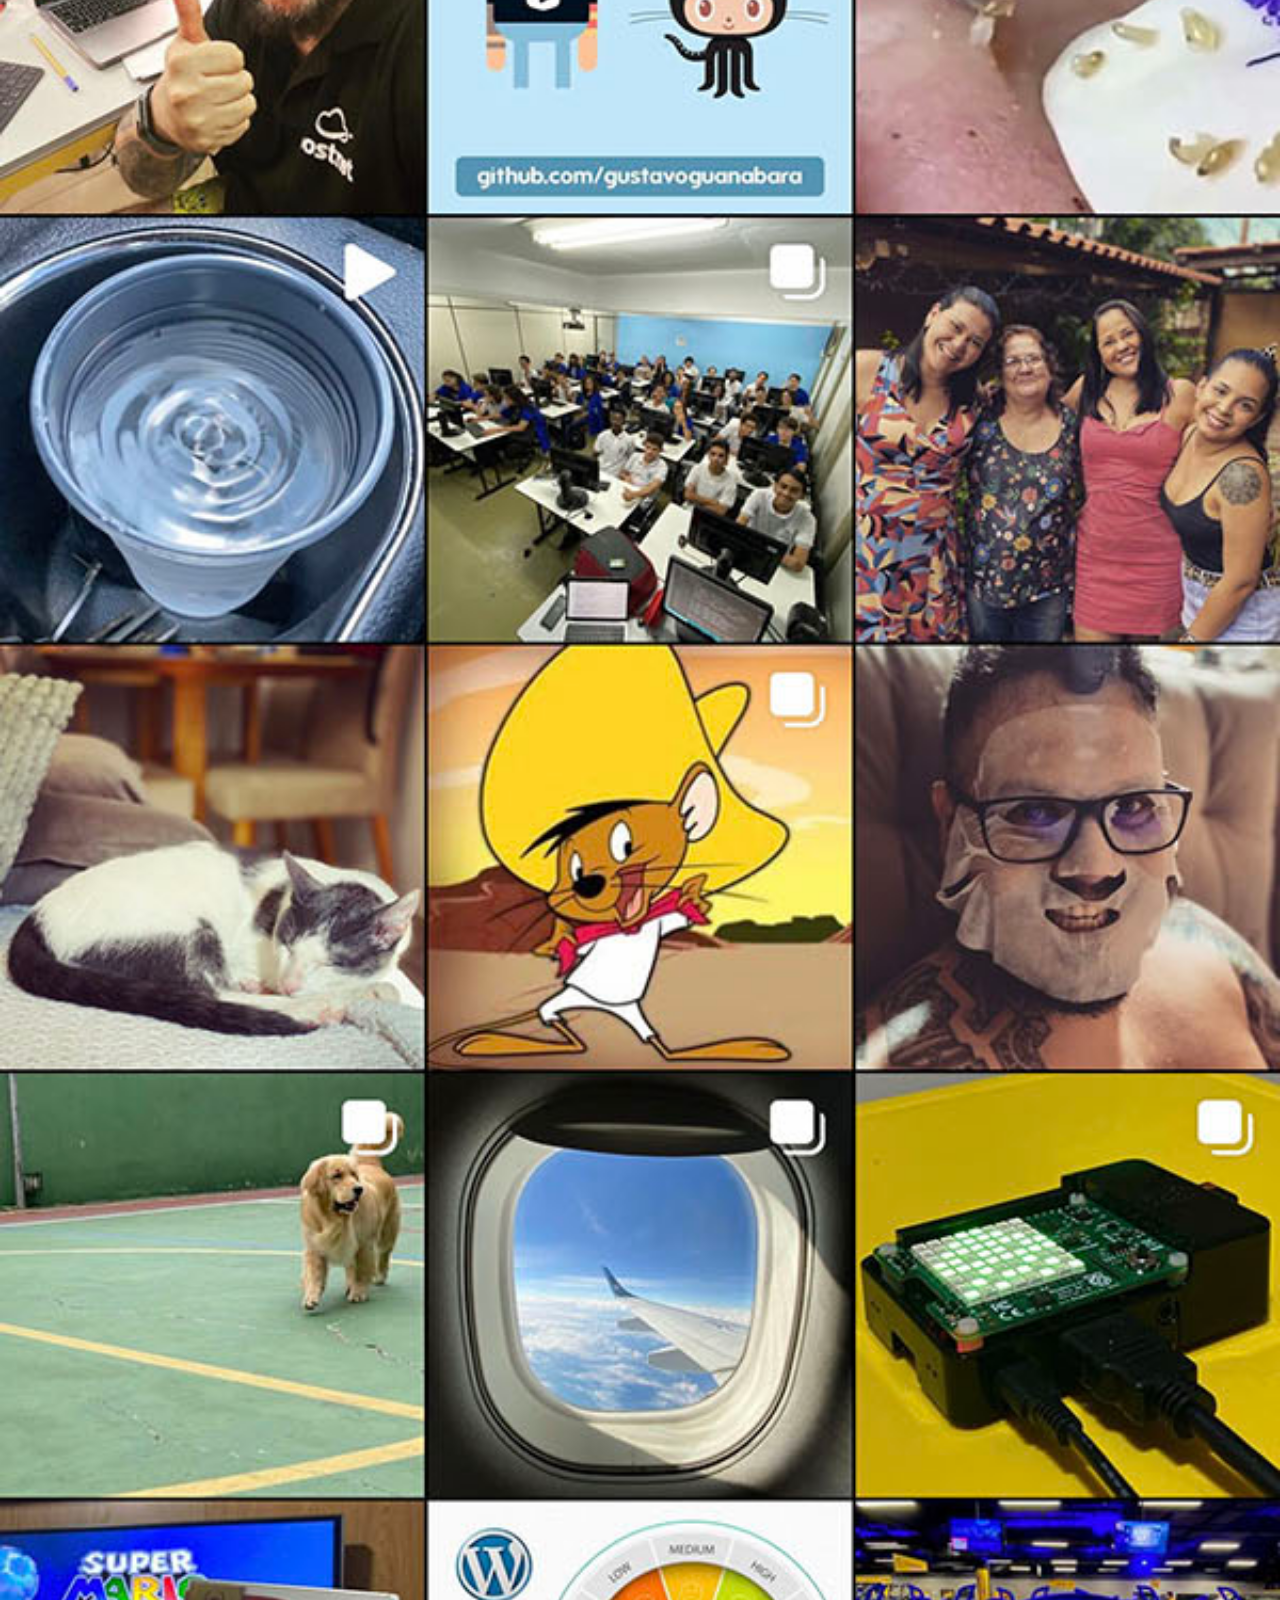
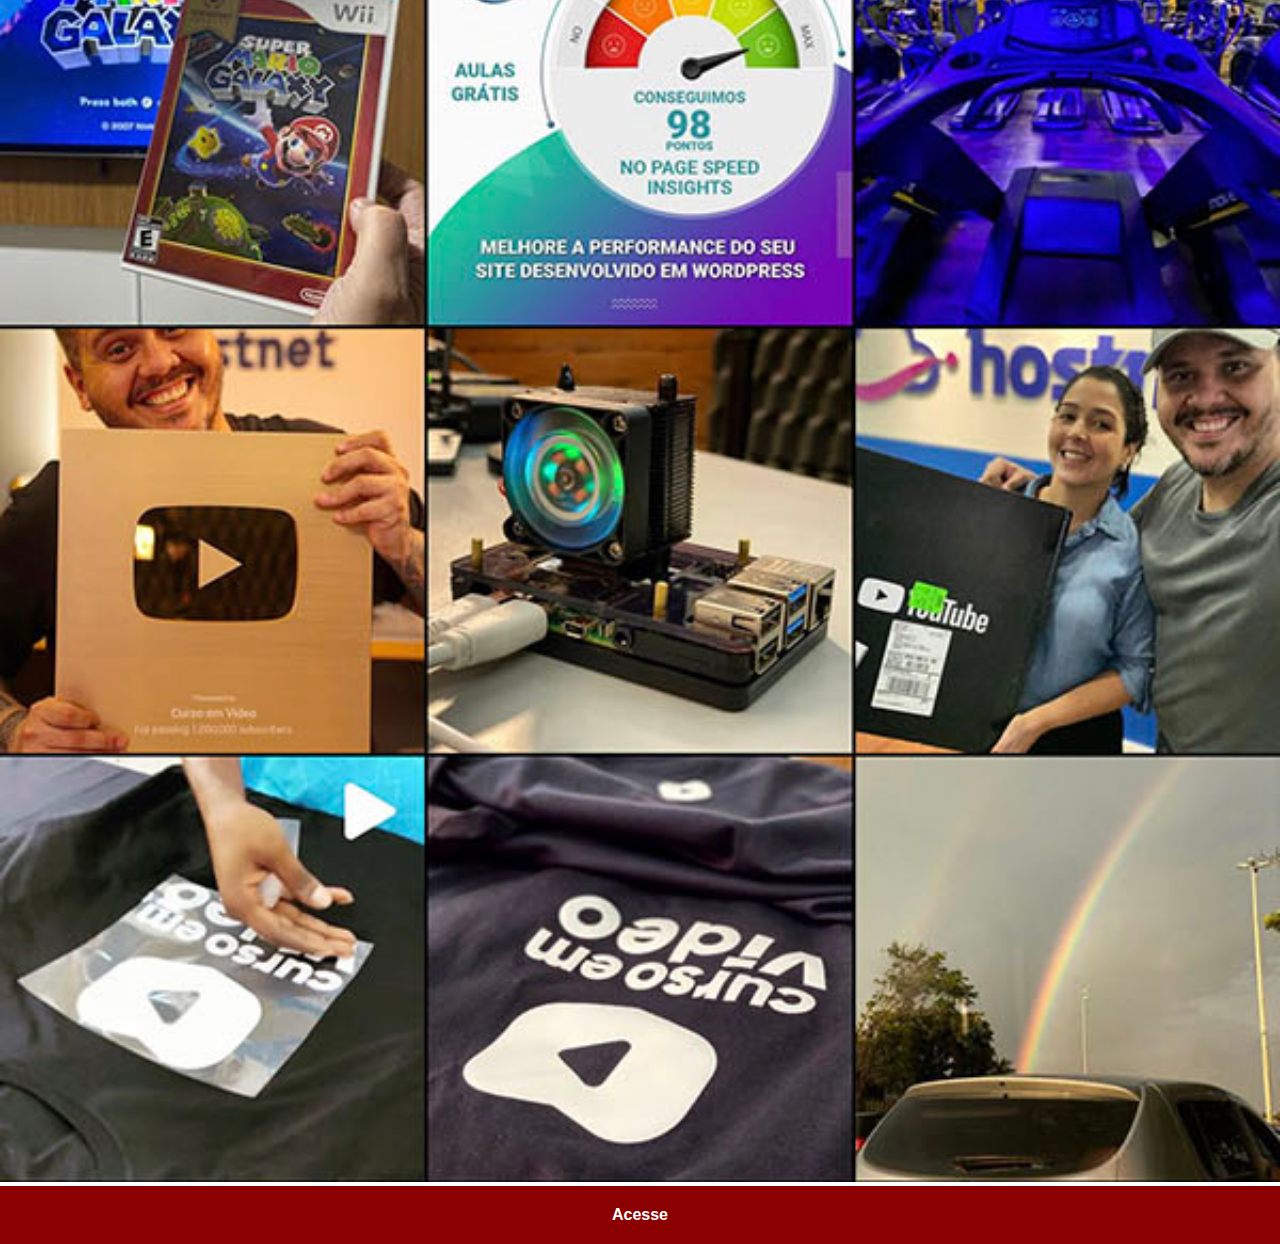
<file: instagram.html>
<!DOCTYPE html>
<html lang="pt-br">
<head>
    <meta charset="UTF-8">
    <meta http-equiv="X-UA-Compatible" content="IE=edge">
    <meta name="viewport" content="width=device-width, initial-scale=1.0">
    <title>Instagram</title>
    <link rel="stylesheet" href="estilos/social.css">
</head>
<body>
    <img src="imagens/tela-instagram.jpg" alt="Instagram">
    <a href="https://www.instagram.com/gustavoguanabara/" target="_blank">Acesse</a>
</body>
</html>
</file>
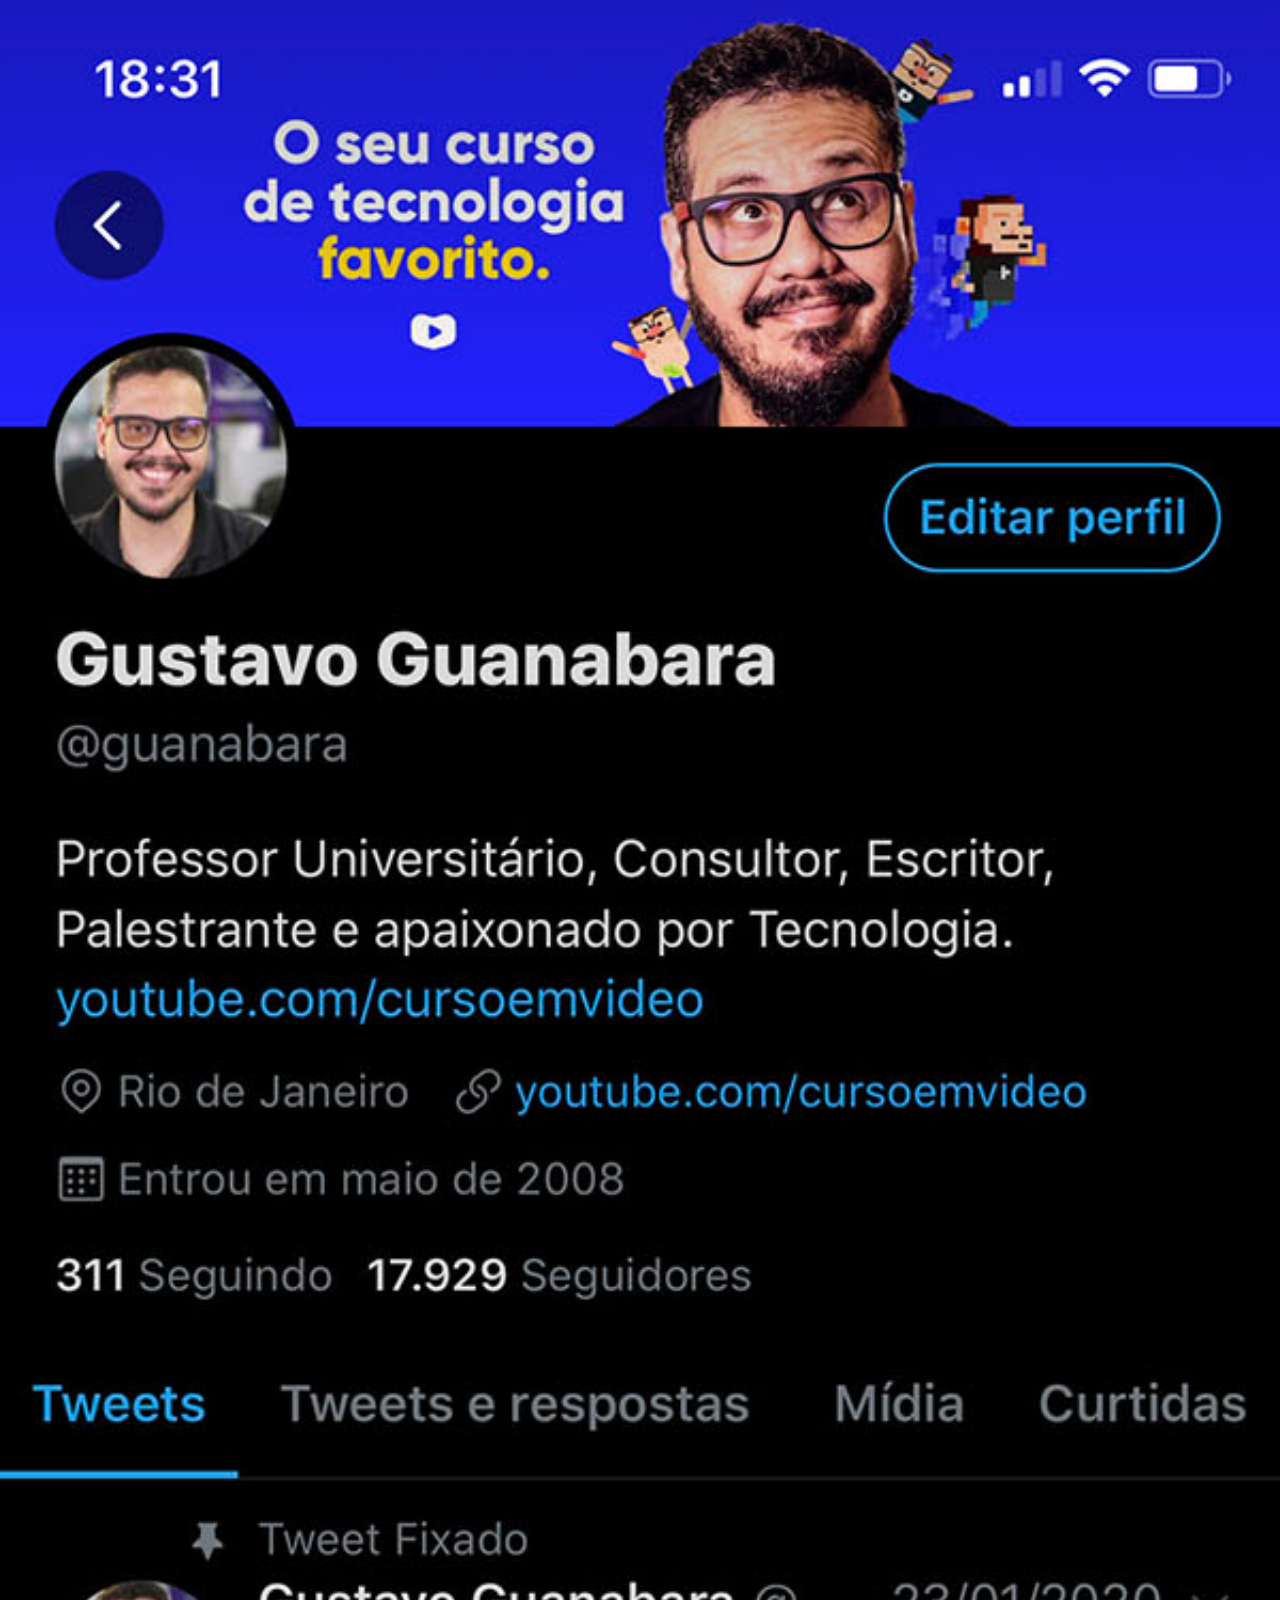
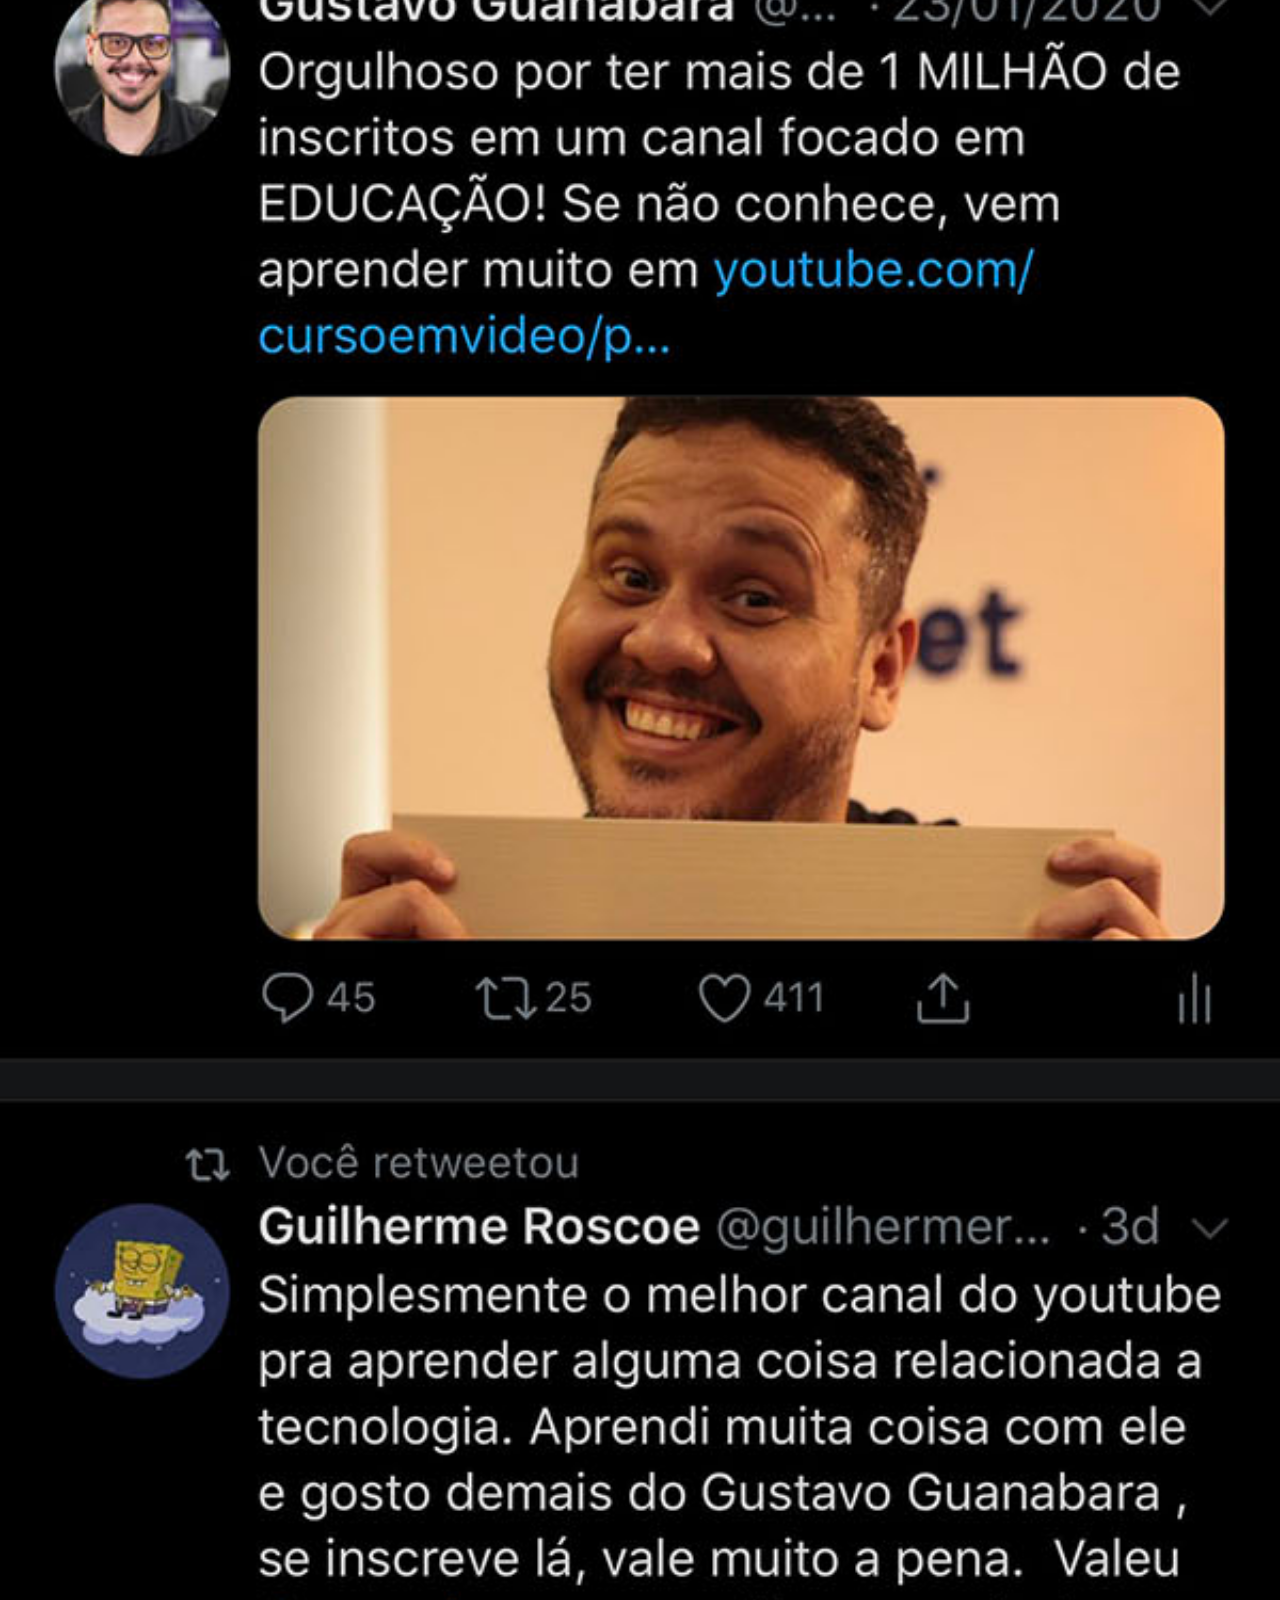
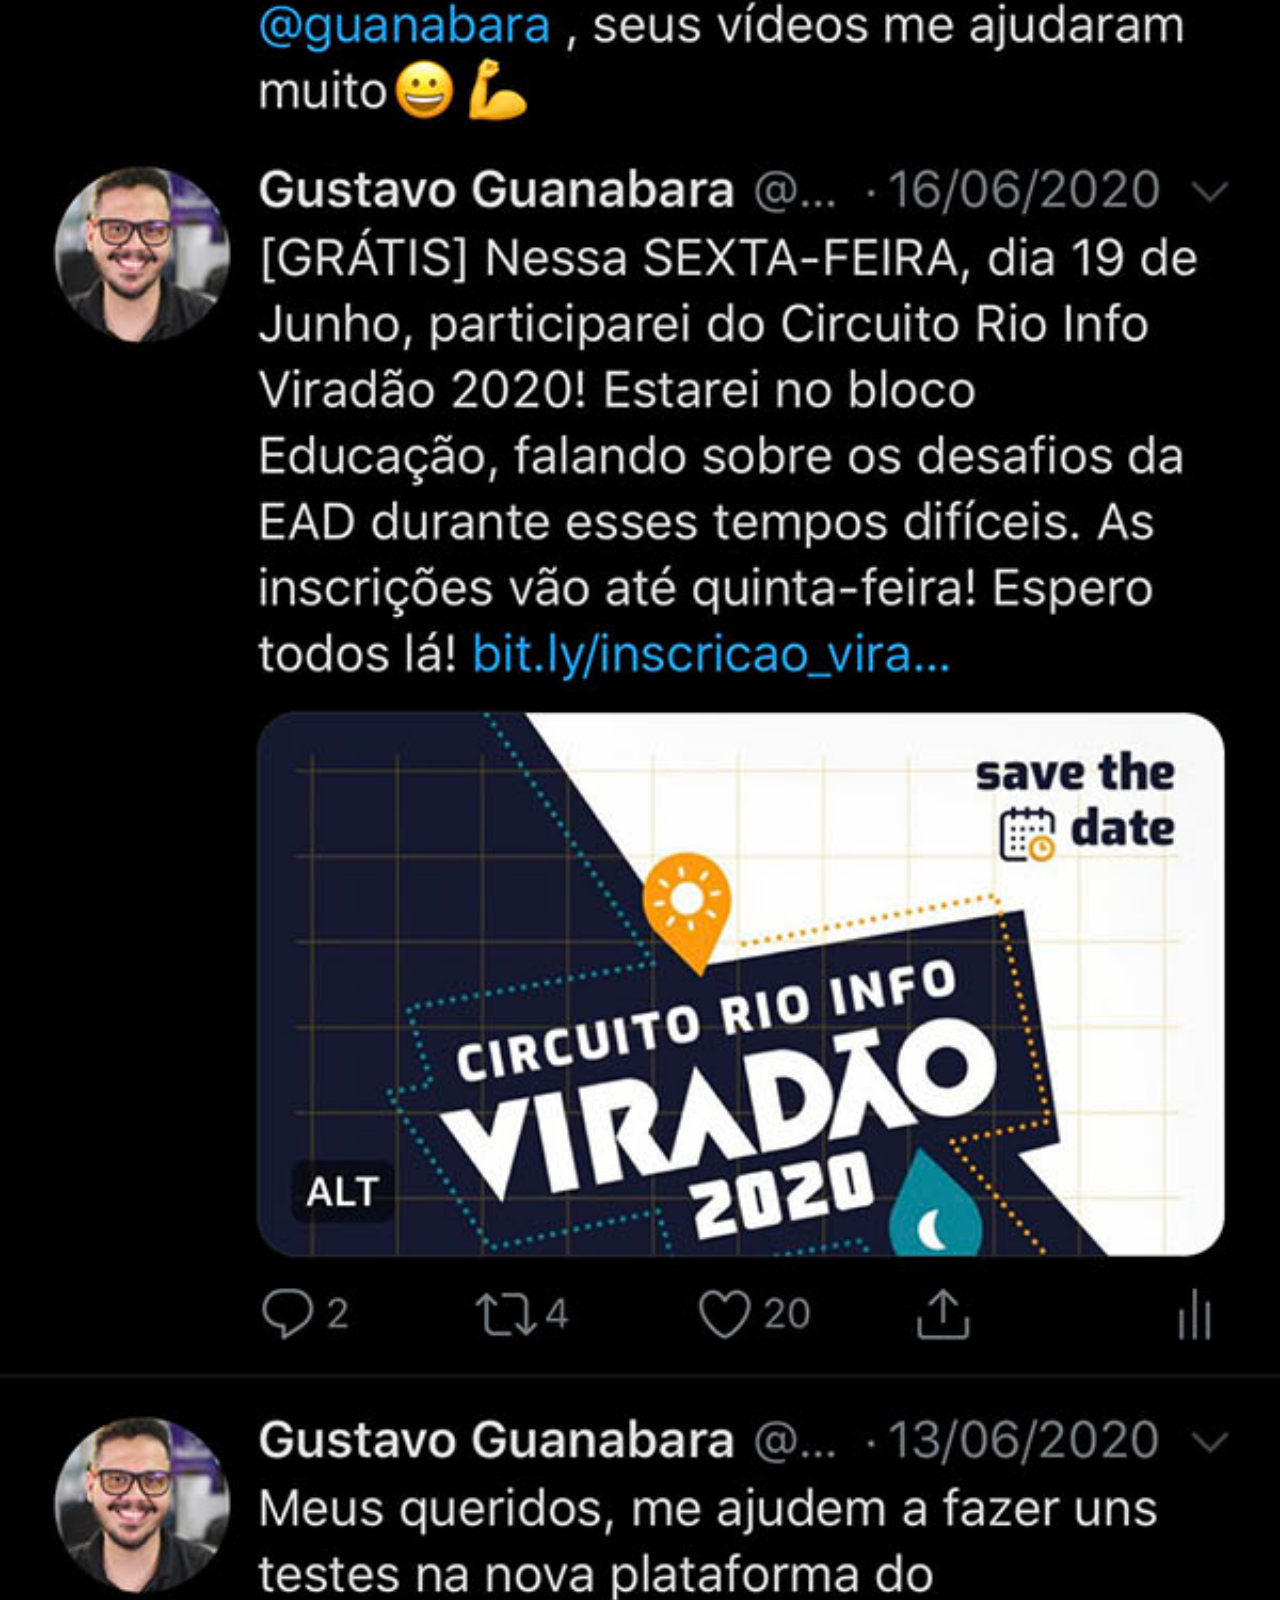
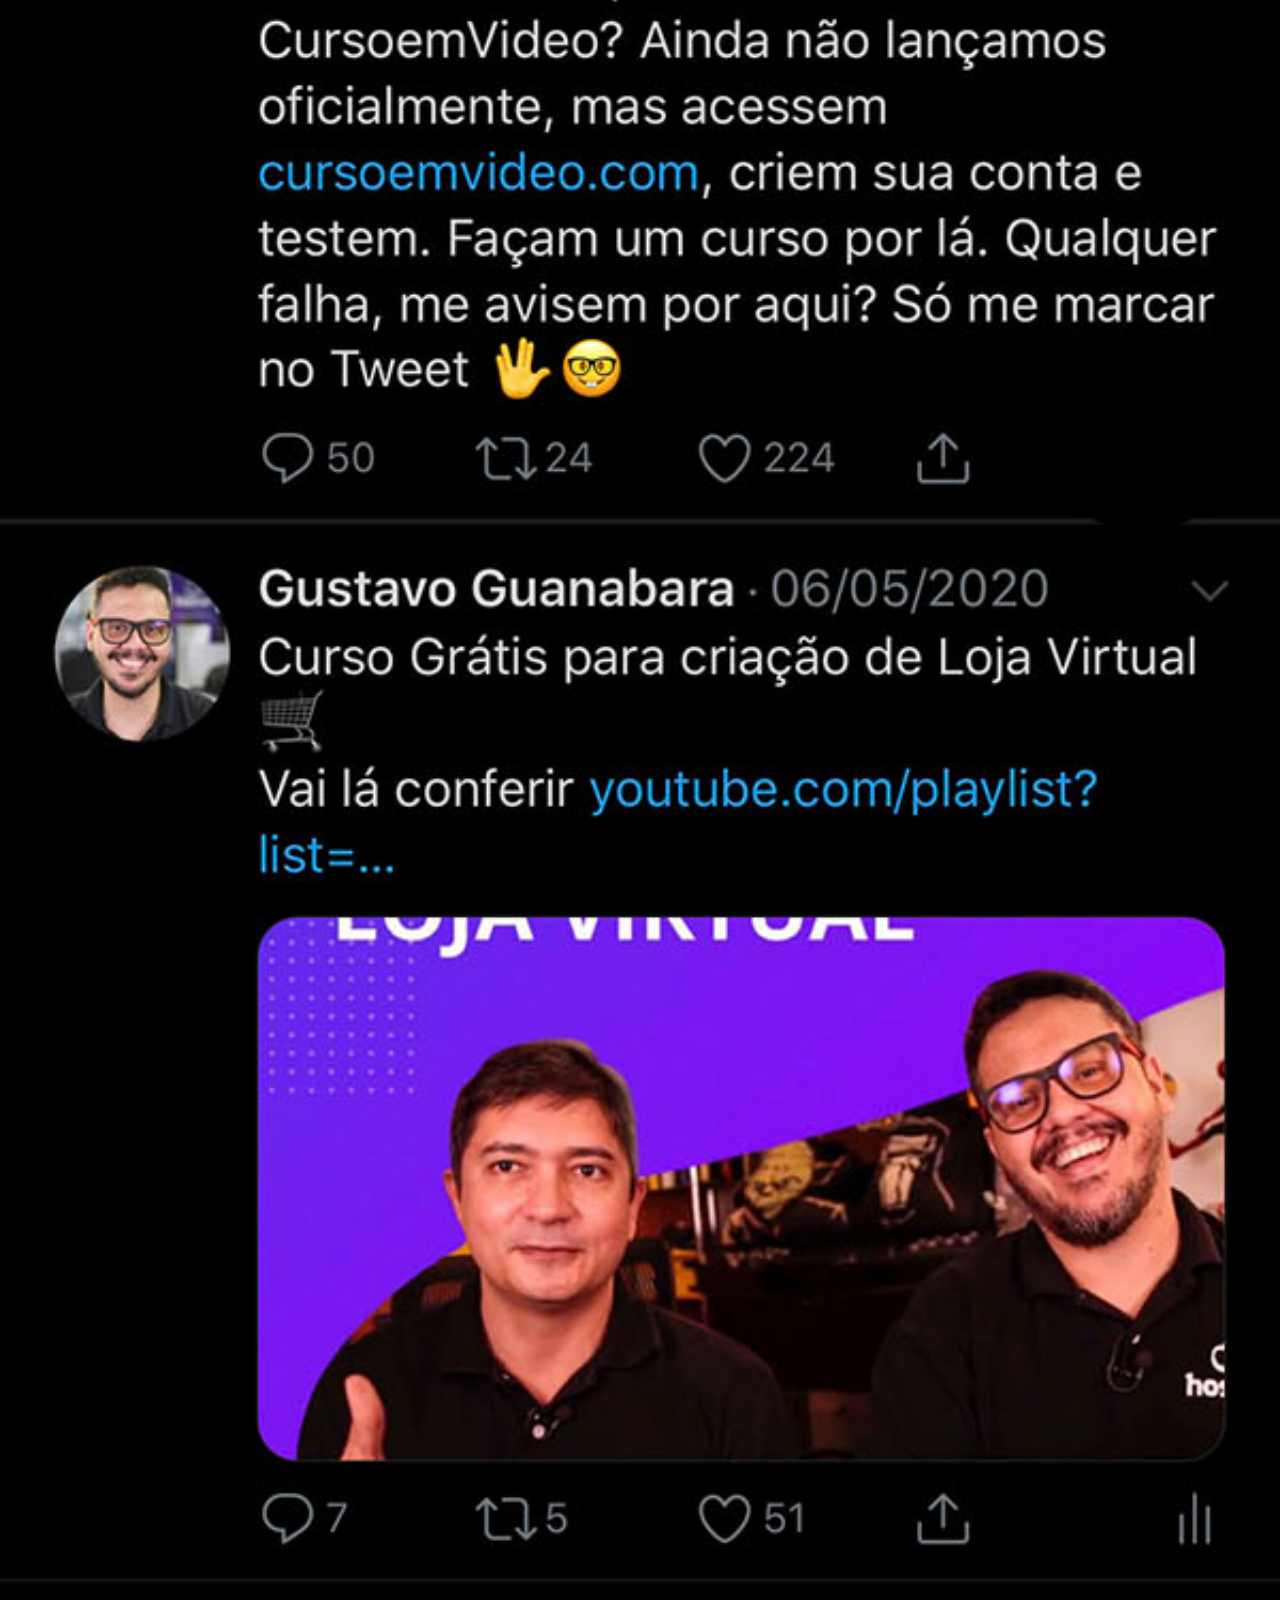
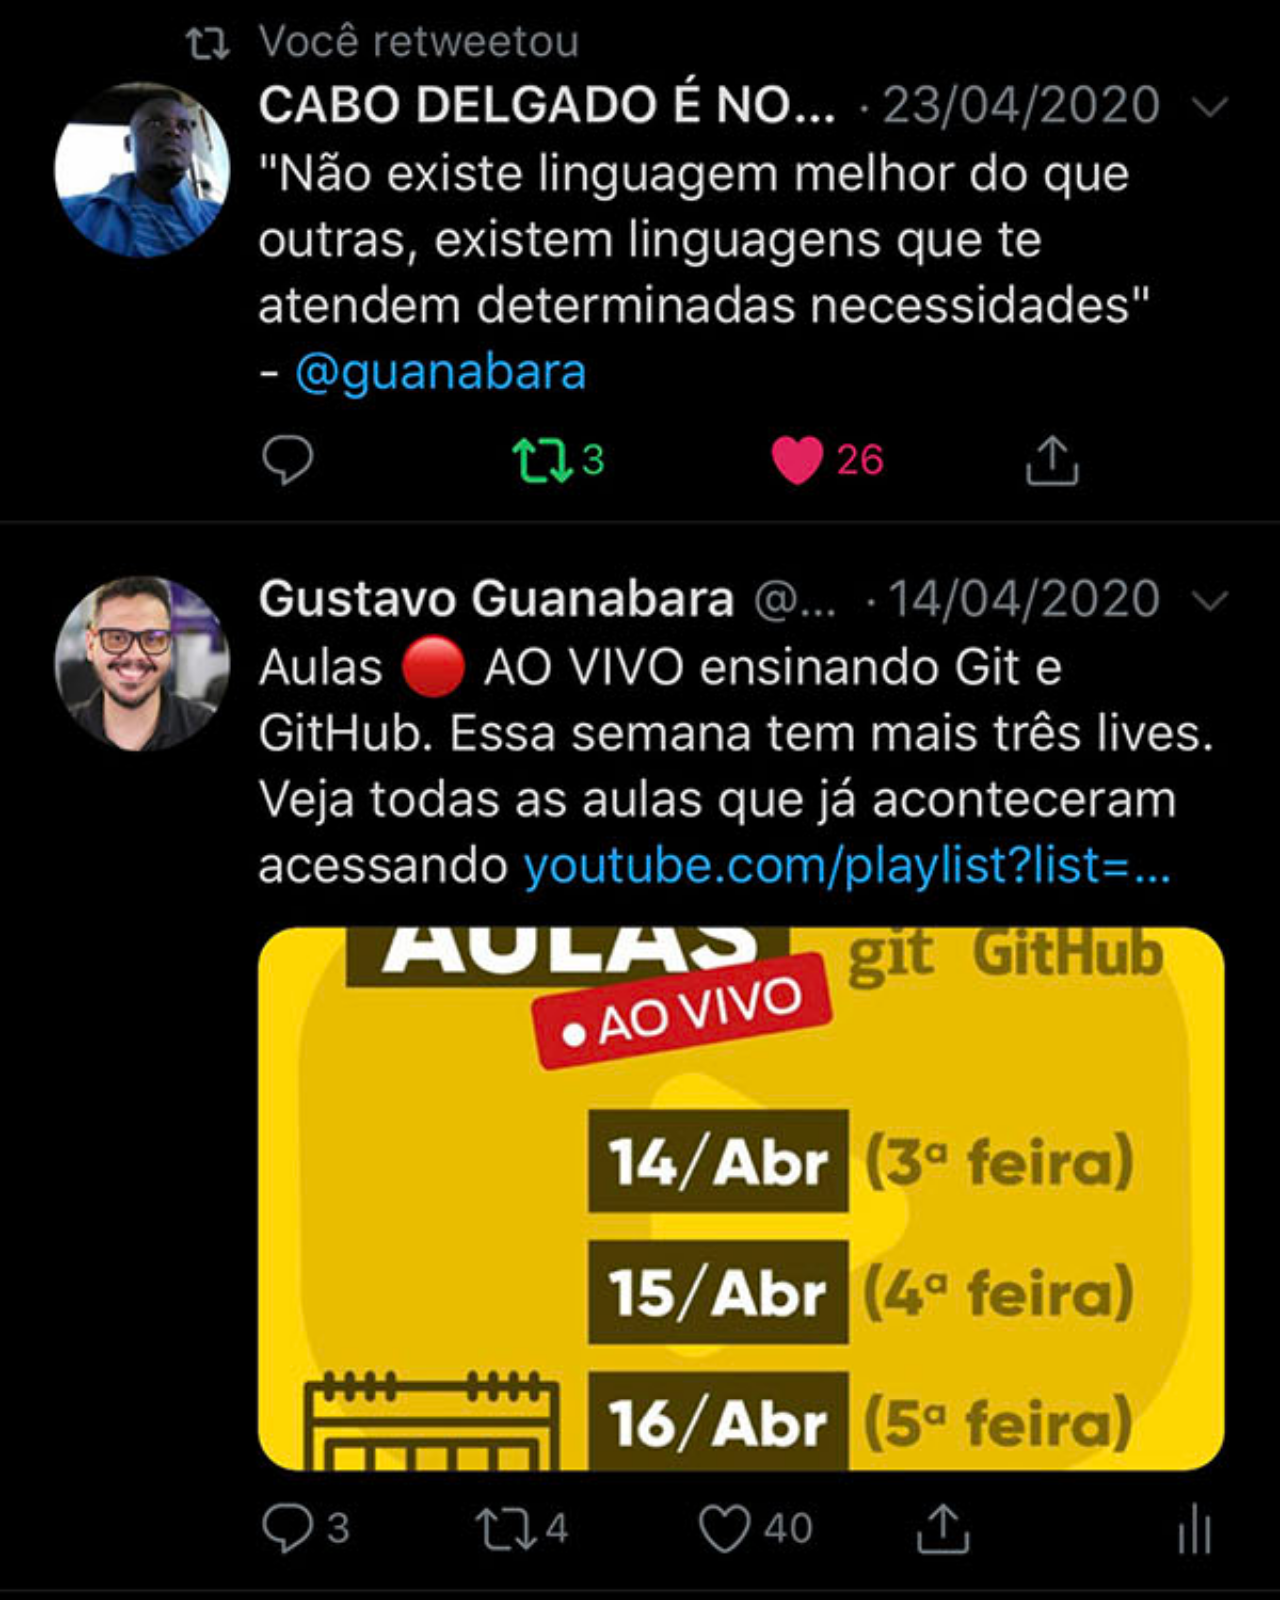
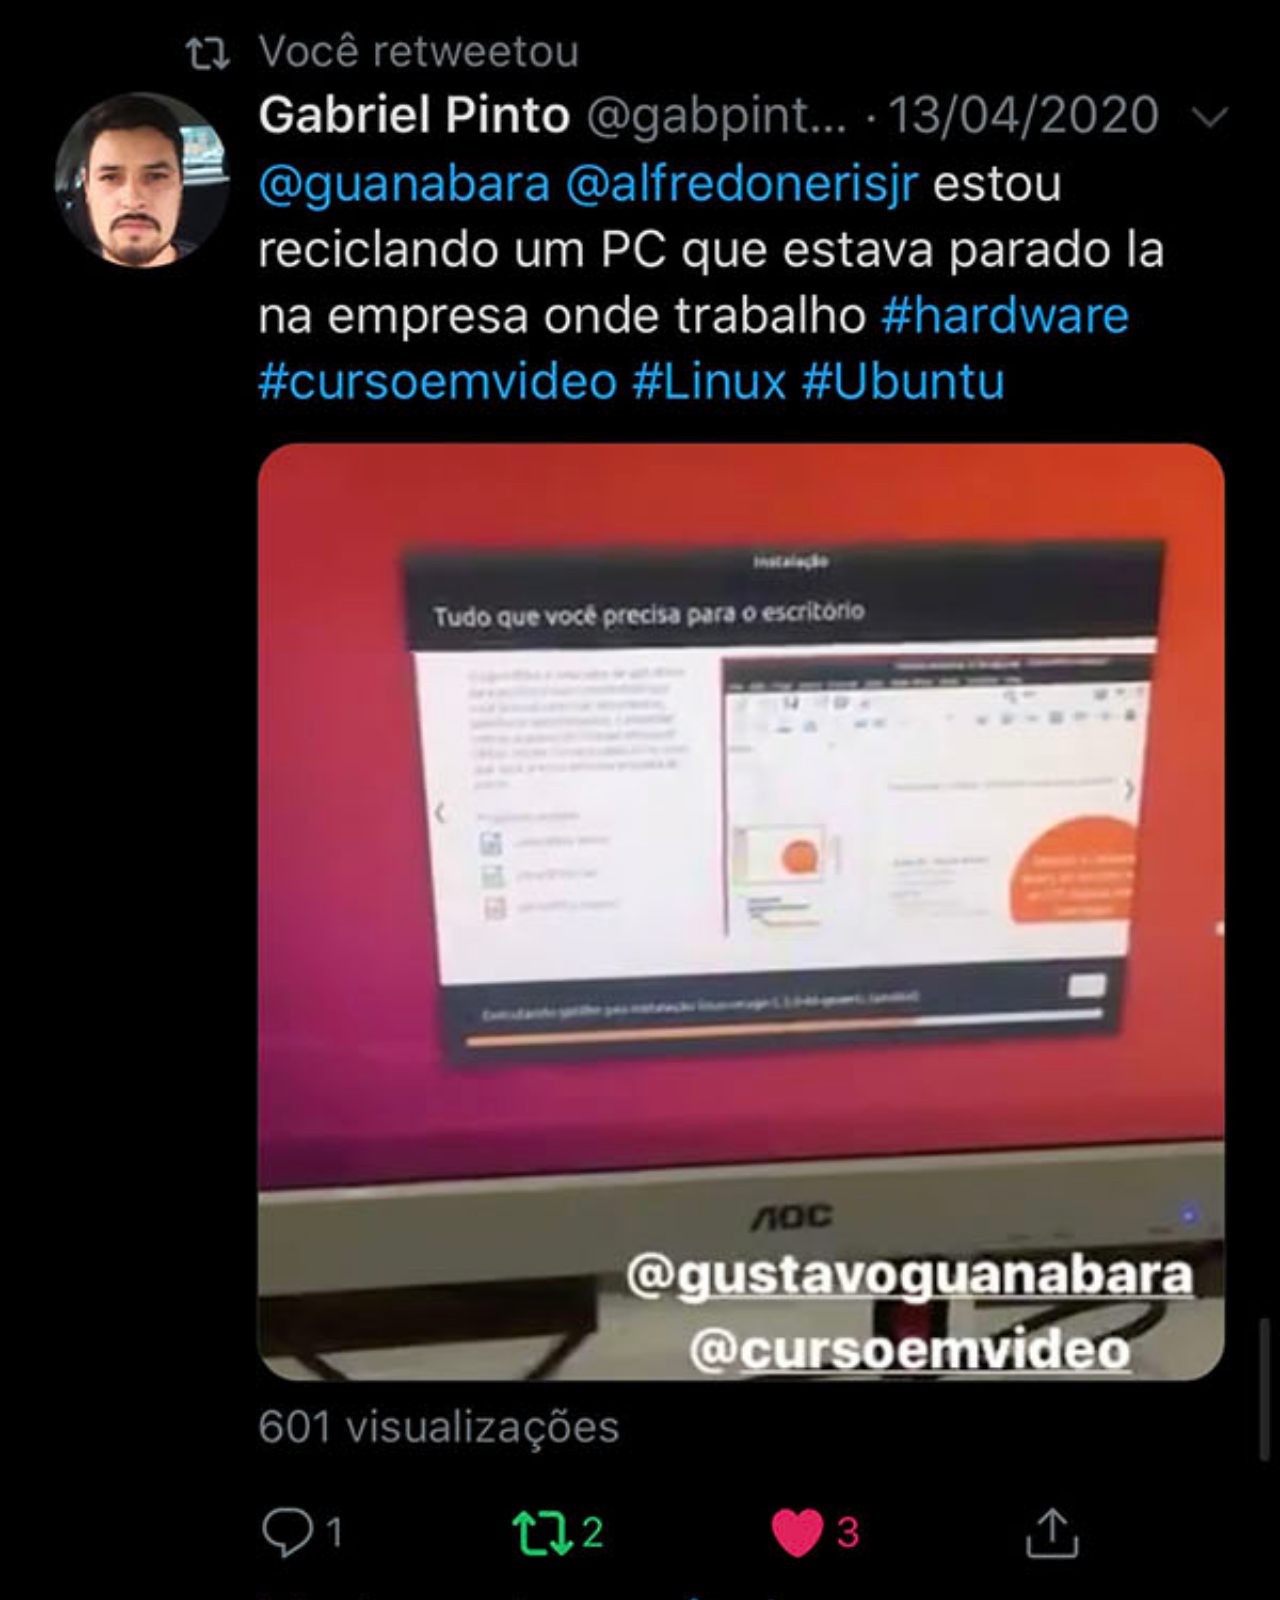
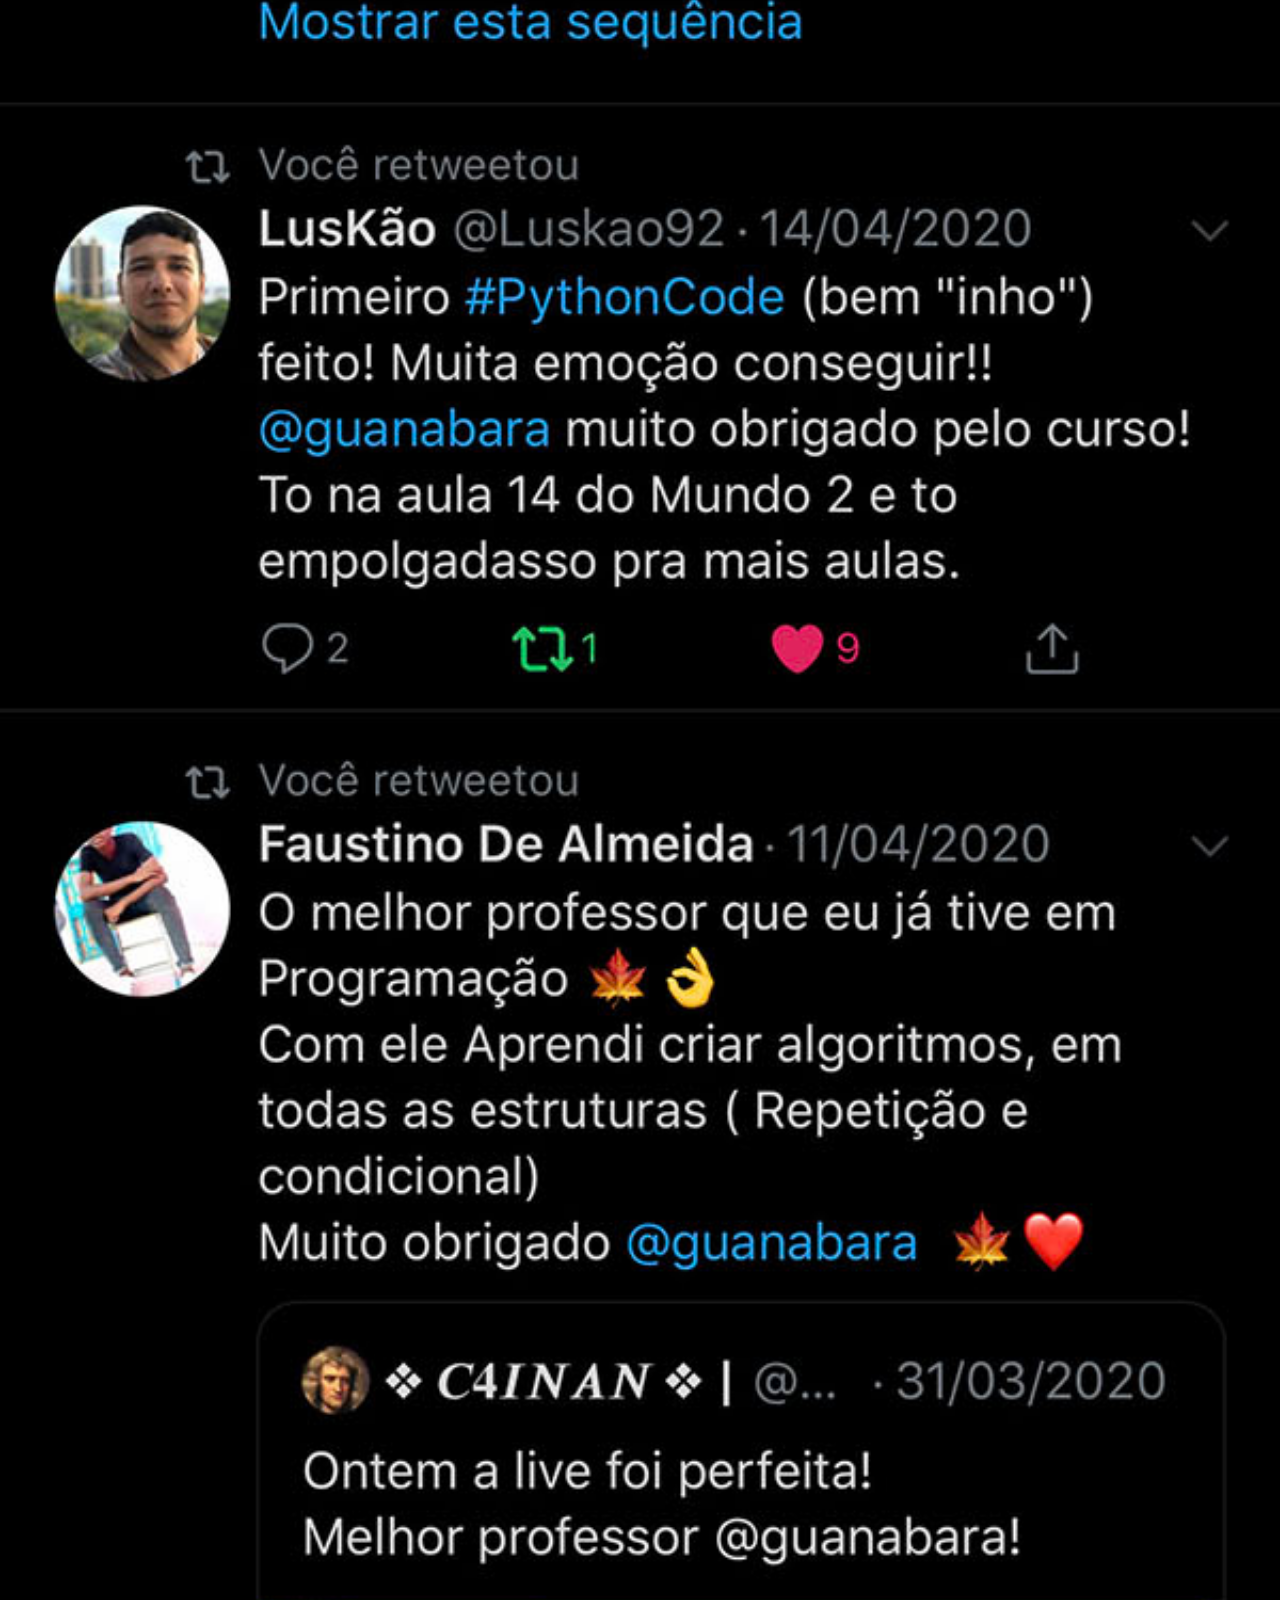
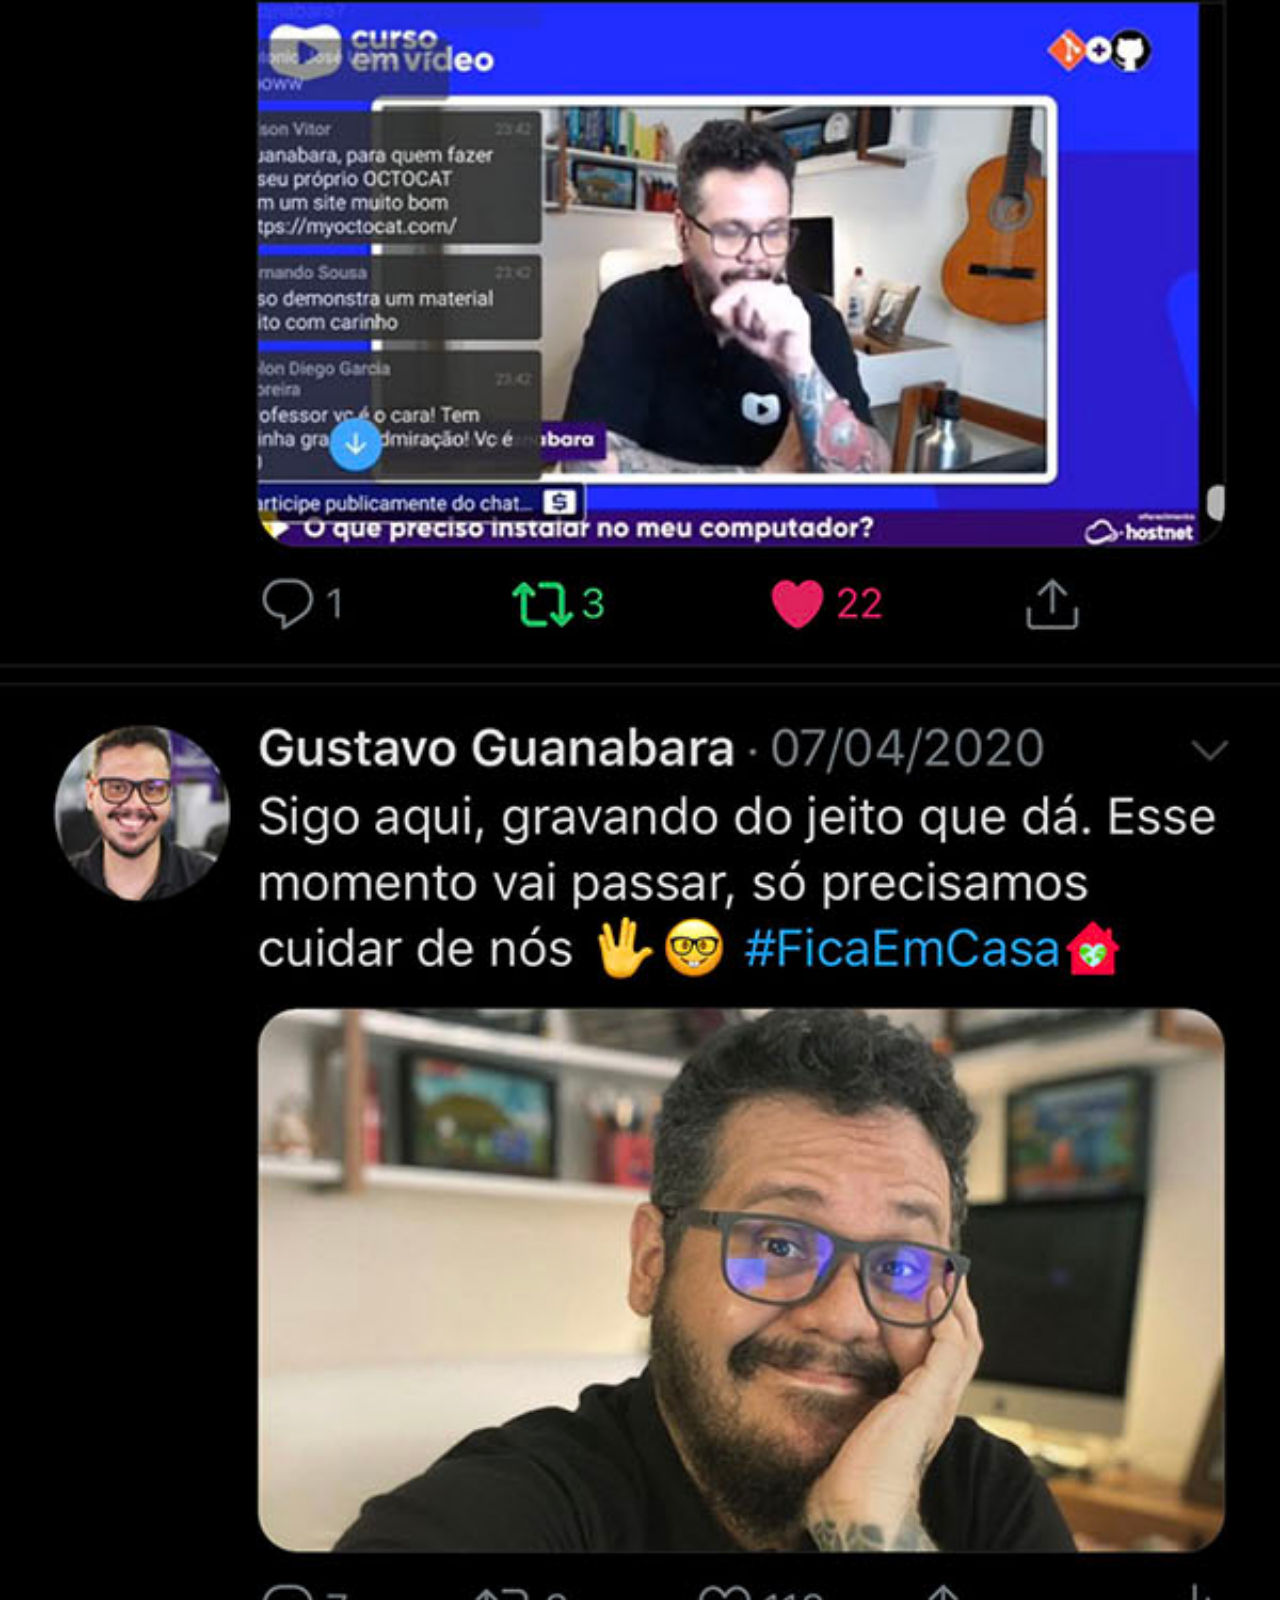
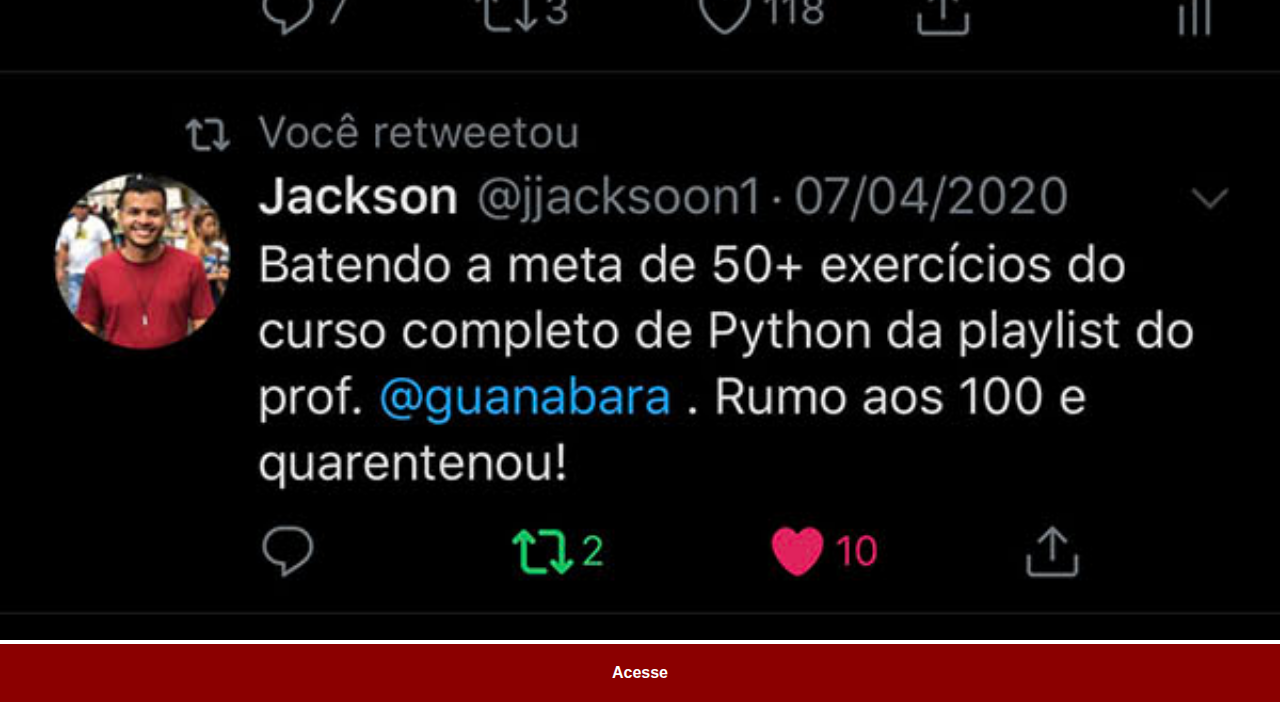
<file: twitter.html>
<!DOCTYPE html>
<html lang="pt-br">
<head>
    <meta charset="UTF-8">
    <meta http-equiv="X-UA-Compatible" content="IE=edge">
    <meta name="viewport" content="width=device-width, initial-scale=1.0">
    <title>Twitter</title>
    <link rel="stylesheet" href="estilos/social.css">
</head>
<body>
    <img src="imagens/tela-twitter.jpg" alt="Twitter">
    <a href="https://twitter.com/guanabara" target="_blank">Acesse</a>
</body>
</html>
</file>
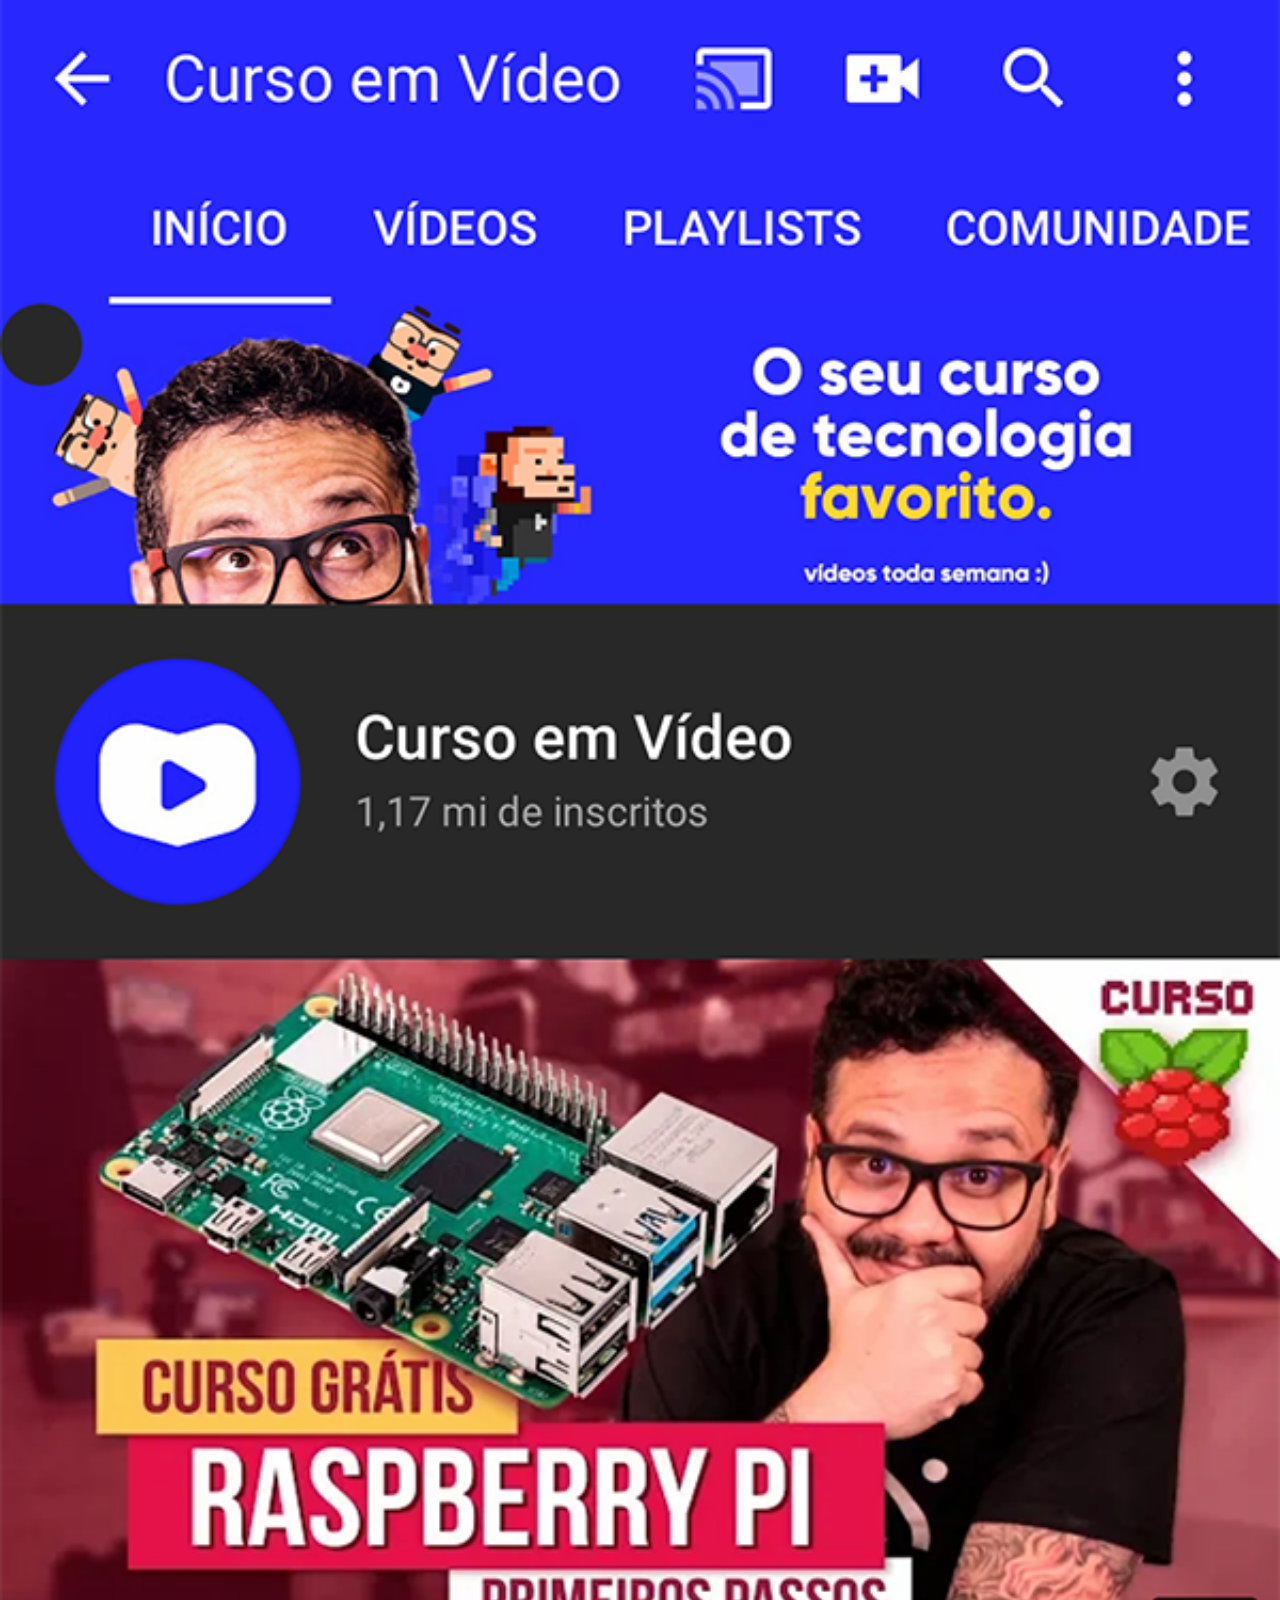
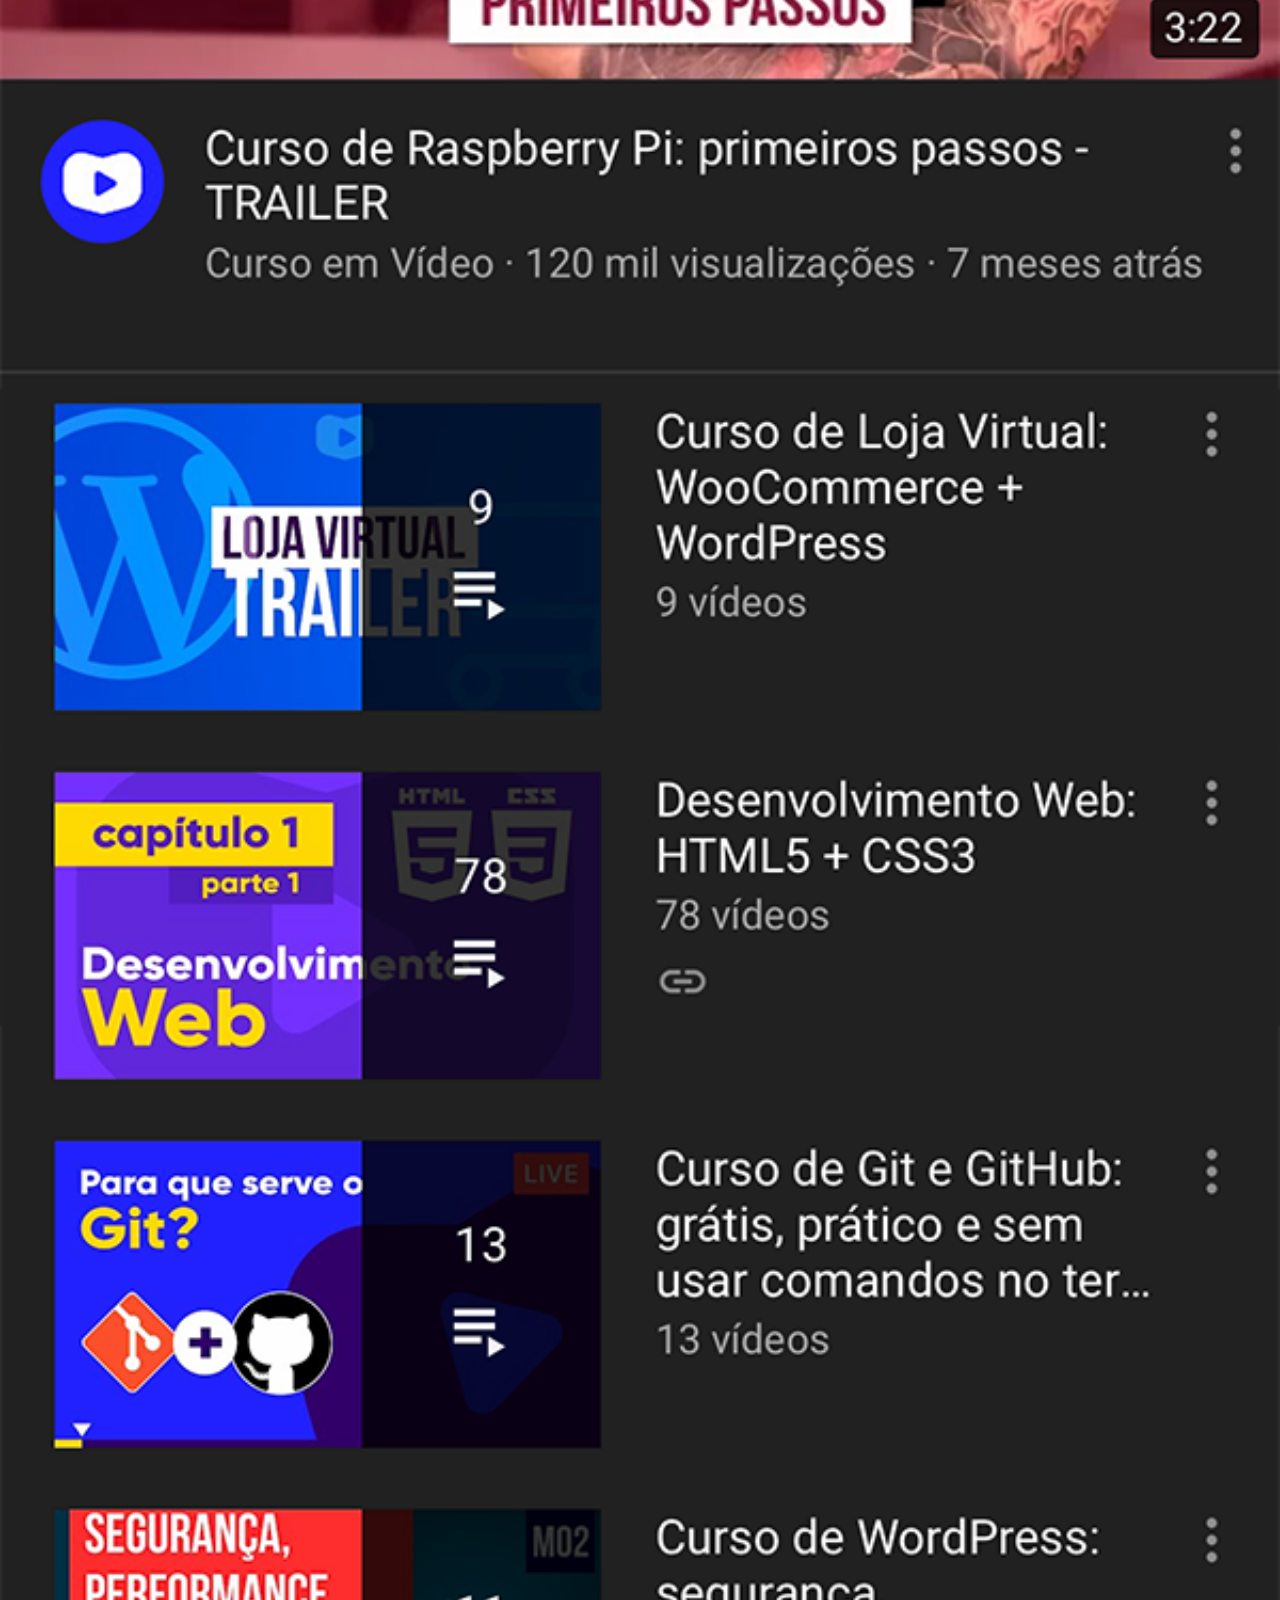
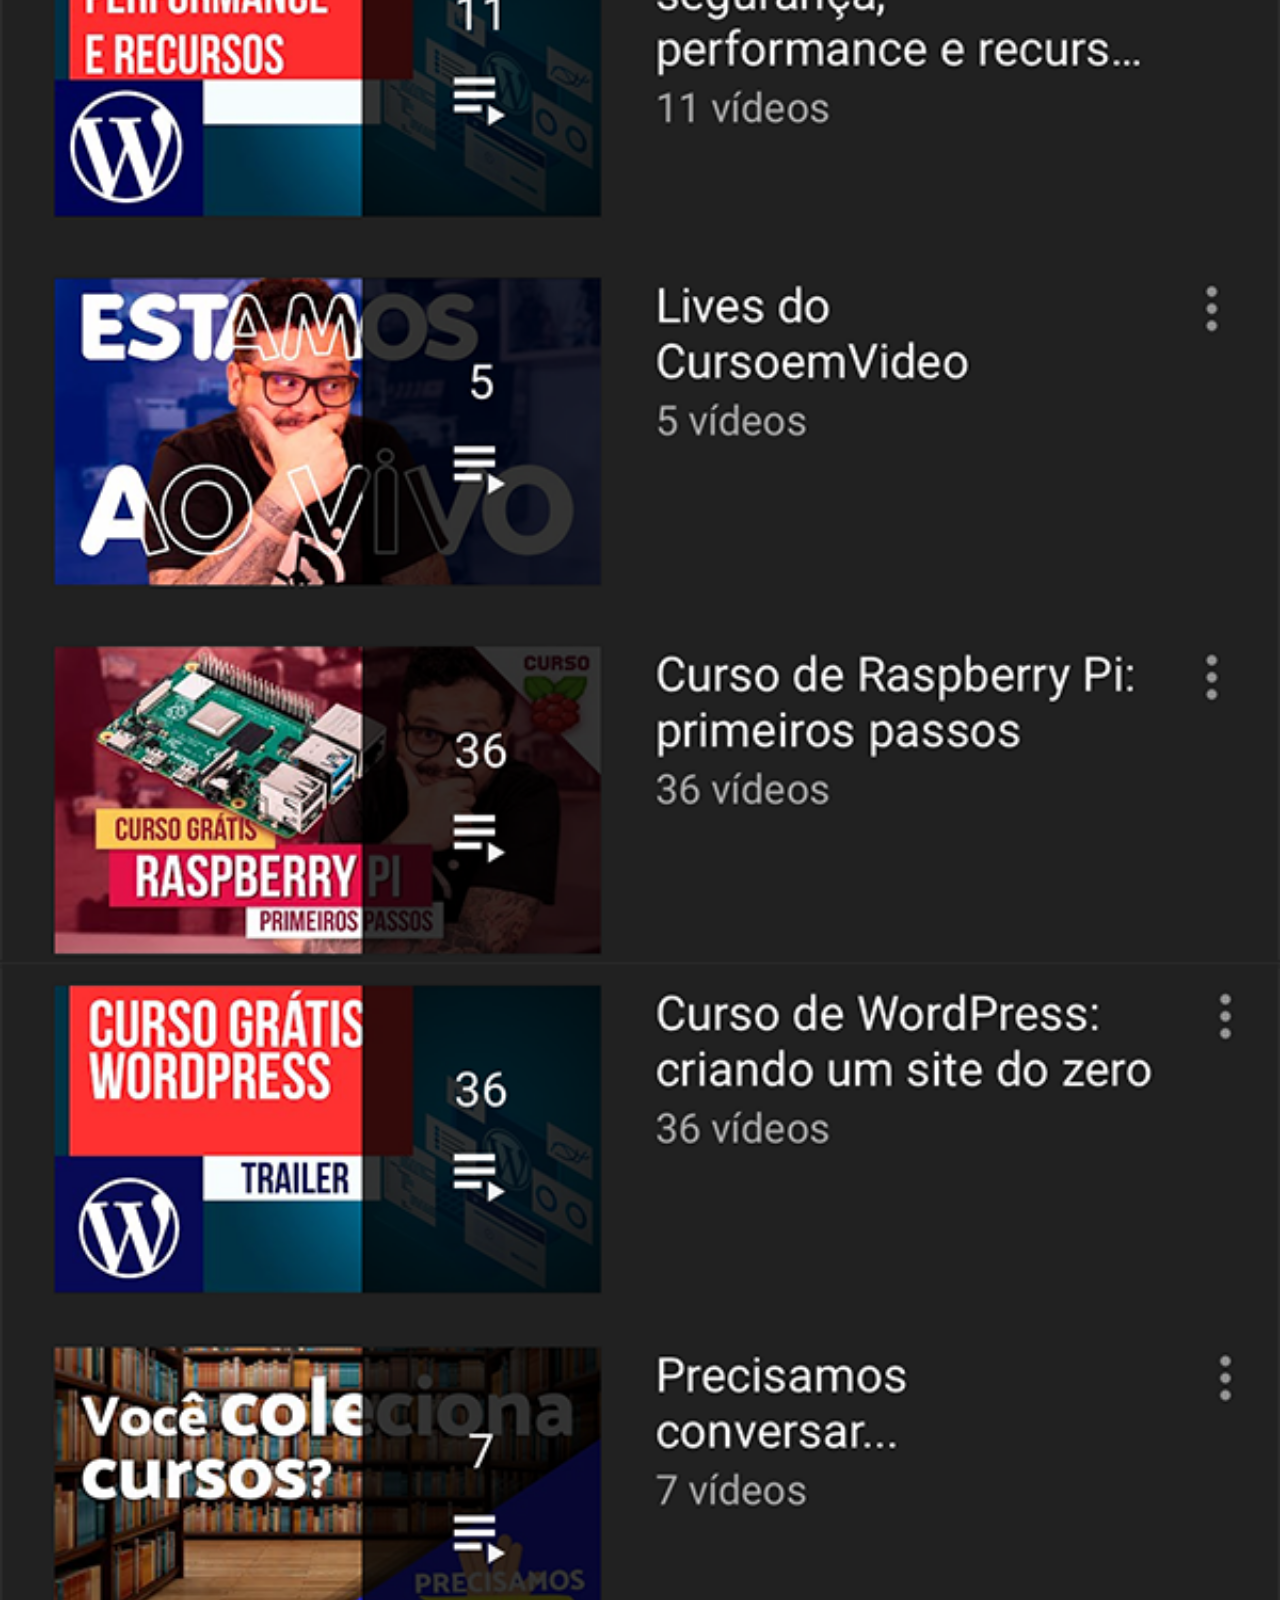
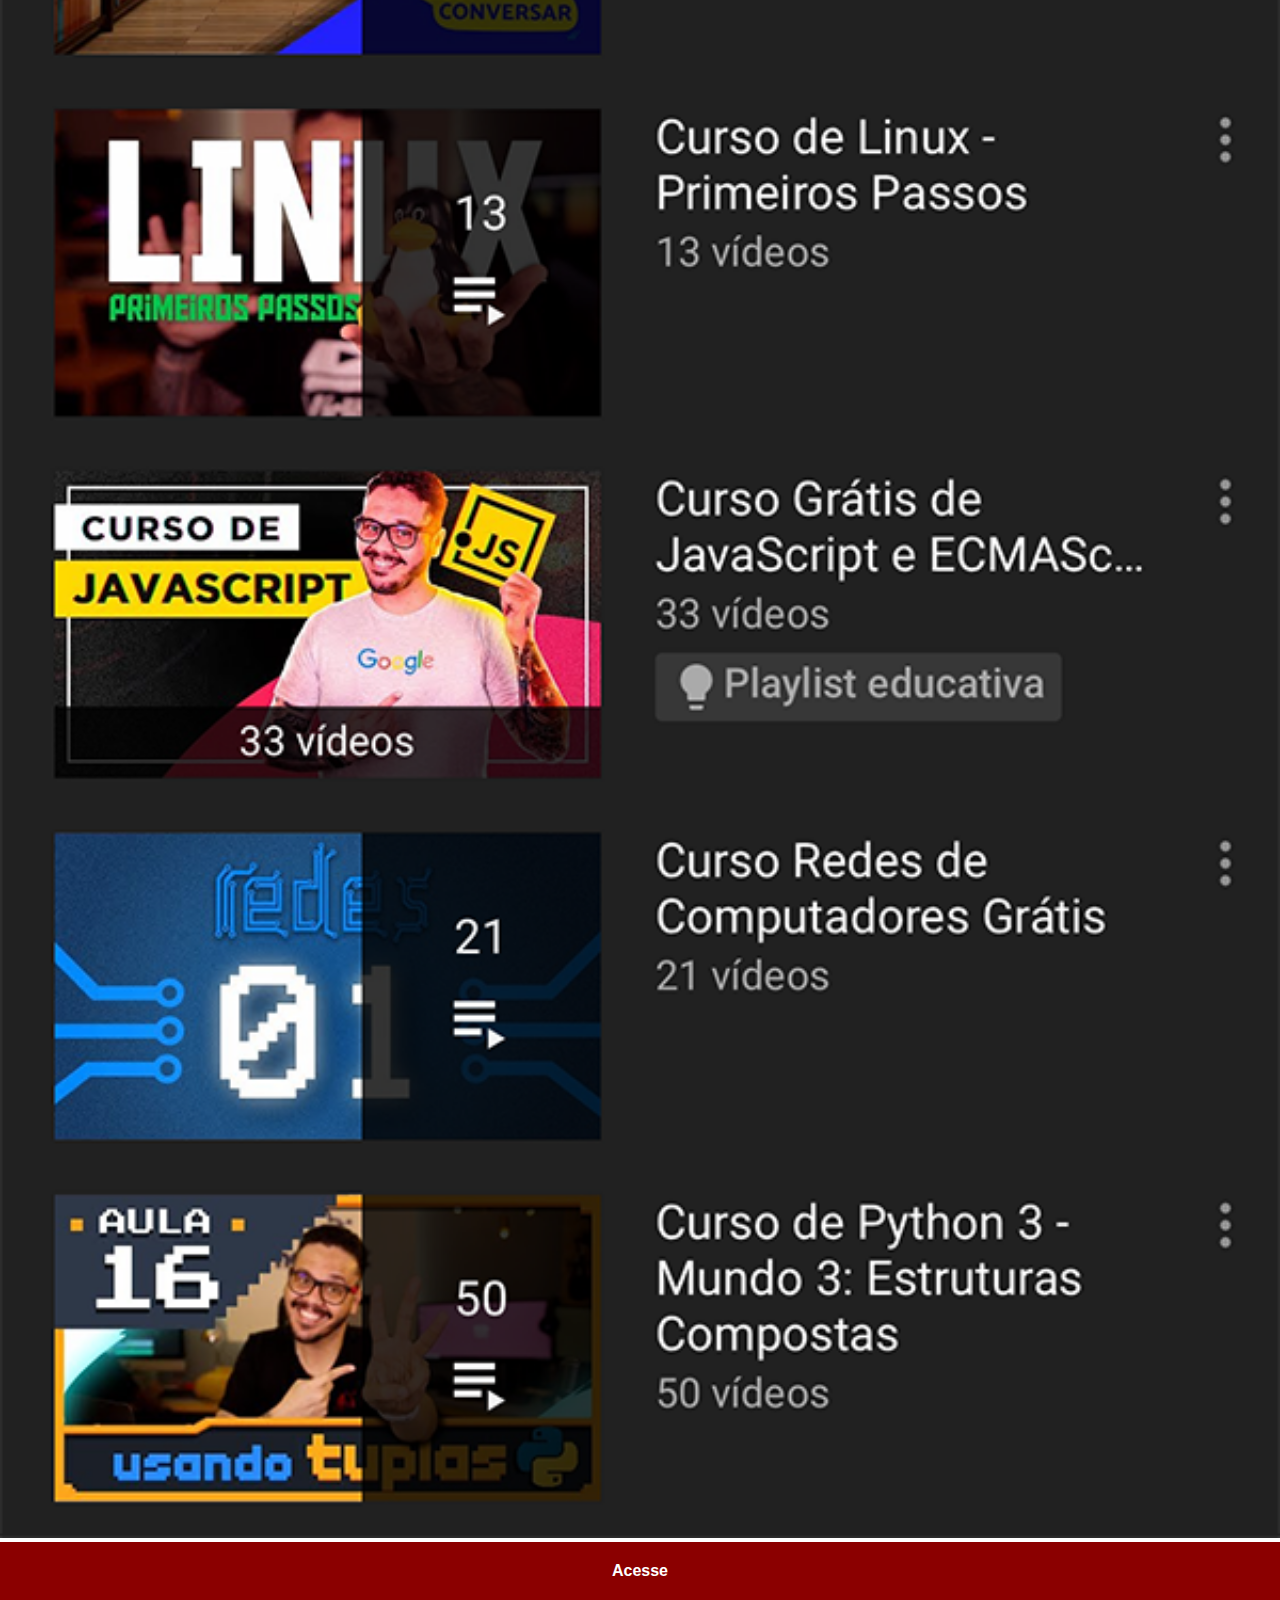
<file: youtube.html>
<!DOCTYPE html>
<html lang="pt-br">
<head>
    <meta charset="UTF-8">
    <meta http-equiv="X-UA-Compatible" content="IE=edge">
    <meta name="viewport" content="width=device-width, initial-scale=1.0">
    <title>Document</title>
    <link rel="stylesheet" href="estilos/social.css">
</head>
<body>
    <img src="imagens/tela-youtube.png" alt="YouTube">
    <a href="https://www.youtube.com/@CursoemVideo/videos" target="_blank">Acesse</a>
</body>
</html>
</file>
<file: estilos/style.css>
@charset "UTF-8";

* {
    margin: 0px;
    padding: 0px;
    font-family: Arial, Helvetica, sans-serif;
}

html, body {
    height: 100vh;
    width: 100vw;
    background-color: black;
}

body {
    background: url('../imagens/fundo-madeira.jpg')no-repeat top center;
    background-size: cover; /*para o fundo ocupar a tela inteira*/
    background-attachment: fixed; /*para não ter rolagem*/
}

main {
    position: relative;
    height: 100vh;
   
}

section#telefone {
    position: absolute;
    top: 50%;
    left: 50%;
    transform: translate(-50%, -50%);

    height: 627px; /*pela propriedade da imagem da para descobrir o height*/
    width: 311px;
    background: url(../imagens/frame-iphone.png) no-repeat;
}

iframe#tela {
    position: relative;
    top: 80px;
    left: 22px;
    width: 267px;
    height: 470px;
}

section#redes-sociais { /*Colocar imagens na direita*/
    text-align: right;
}

section#redes-sociais img {
    width: 50px;
    margin: 10px;
    border-radius: 50%; /*Para arrendondar as imagens*/
    box-shadow: 2px 2px 5px black;
    box-sizing: border-box; /*borda vai fazer parte da caixa para as imagens não movimentarem ao clicar*/
}

section#redes-sociais img:hover {
    border: 2px solid white; /*Para dar efeito nas imagens*/
    transform: translate(-3px, -3px);
    box-shadow: 5px 5px 10px black;
    transition: .3s, border .2s;
}
</file>
<file: estilos/social.css>
@charset "UTF-8";

* {
    margin: 0px;
    padding: 0px;
    font-family: Arial, Helvetica, sans-serif;
}

::-webkit-scrollbar { /*para esconder a barra de rolagem na vertical*/
    width: 0px;
    height: 0px;
}

img {
    width: 100vw;
}

a {
    display: block; /*colocar o acesse em baixo*/
    background-color: darkred;
    color: white;
    padding: 20px;
    text-align: center;
    font-weight: bolder;
    text-decoration: none;
}

a:hover { /*Quando passar o mouse, mudar a cor vermelho*/
    background-color: red;
}
</file>
